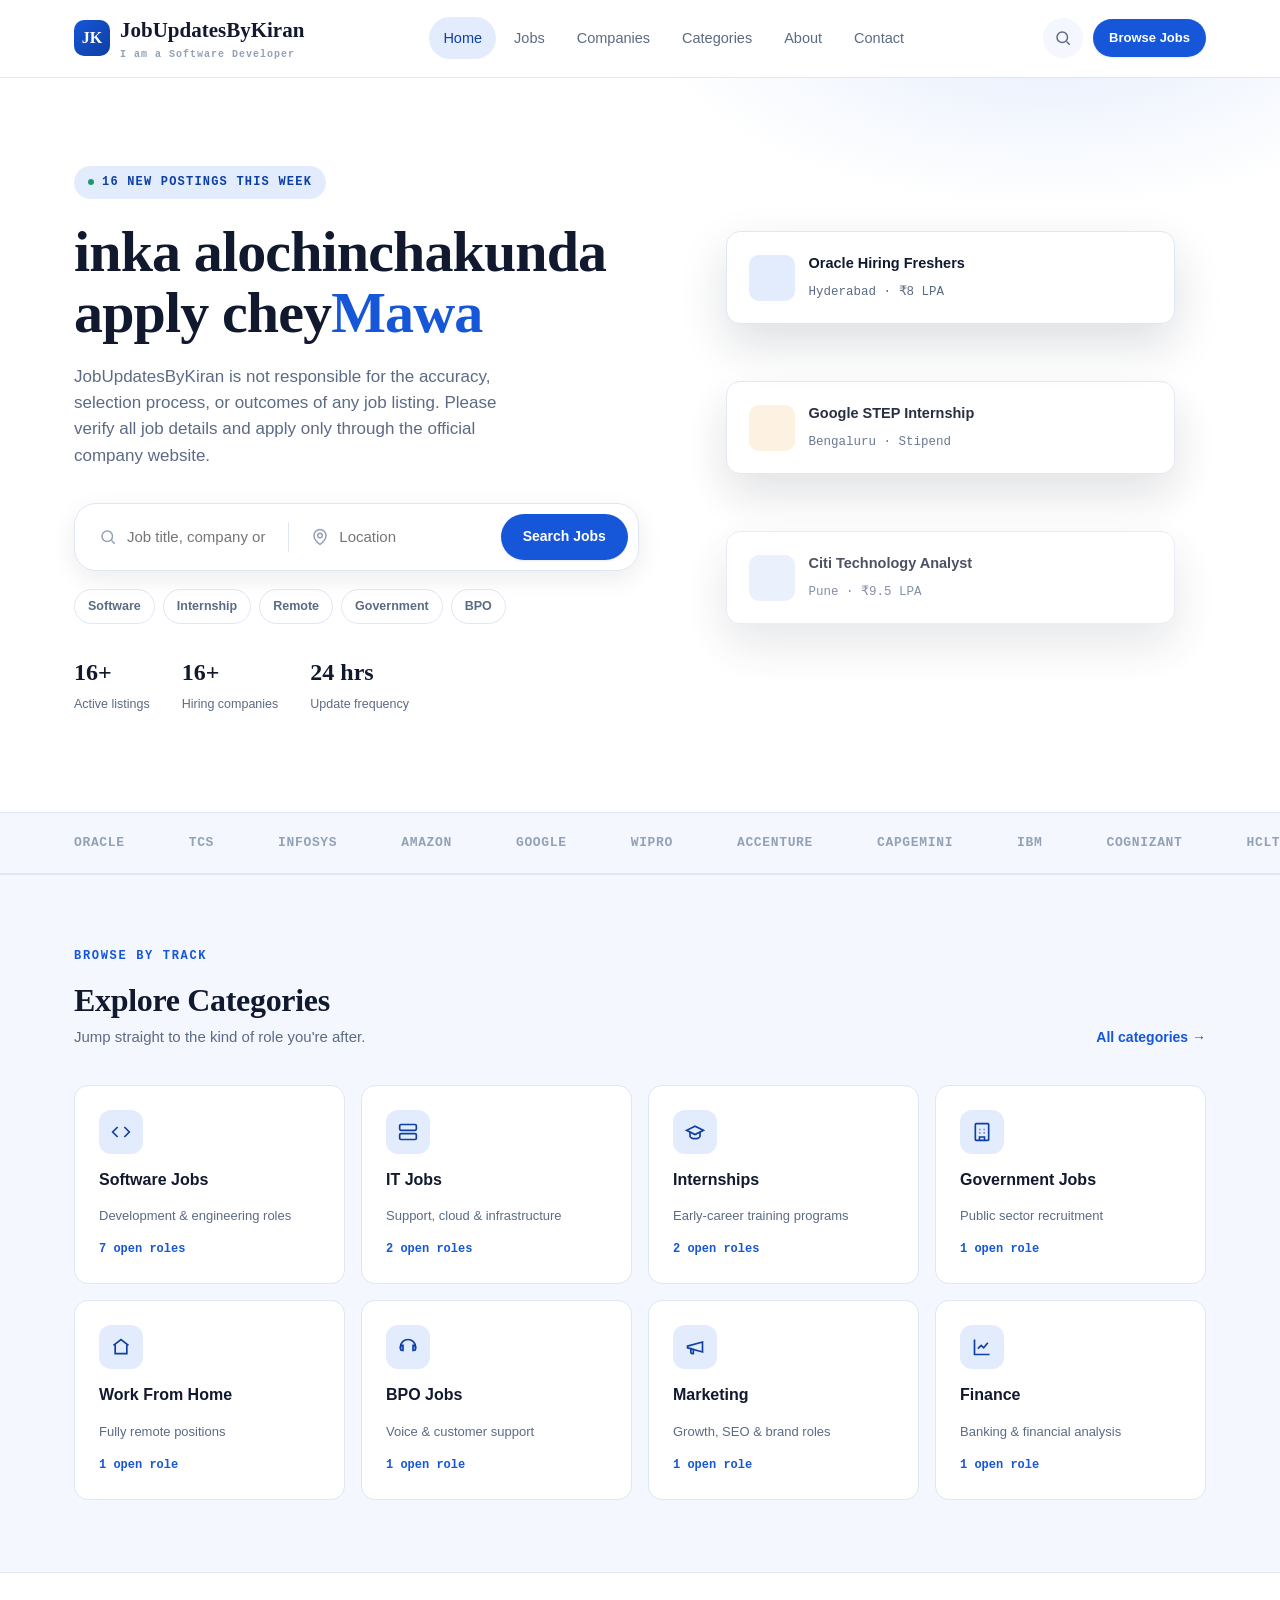
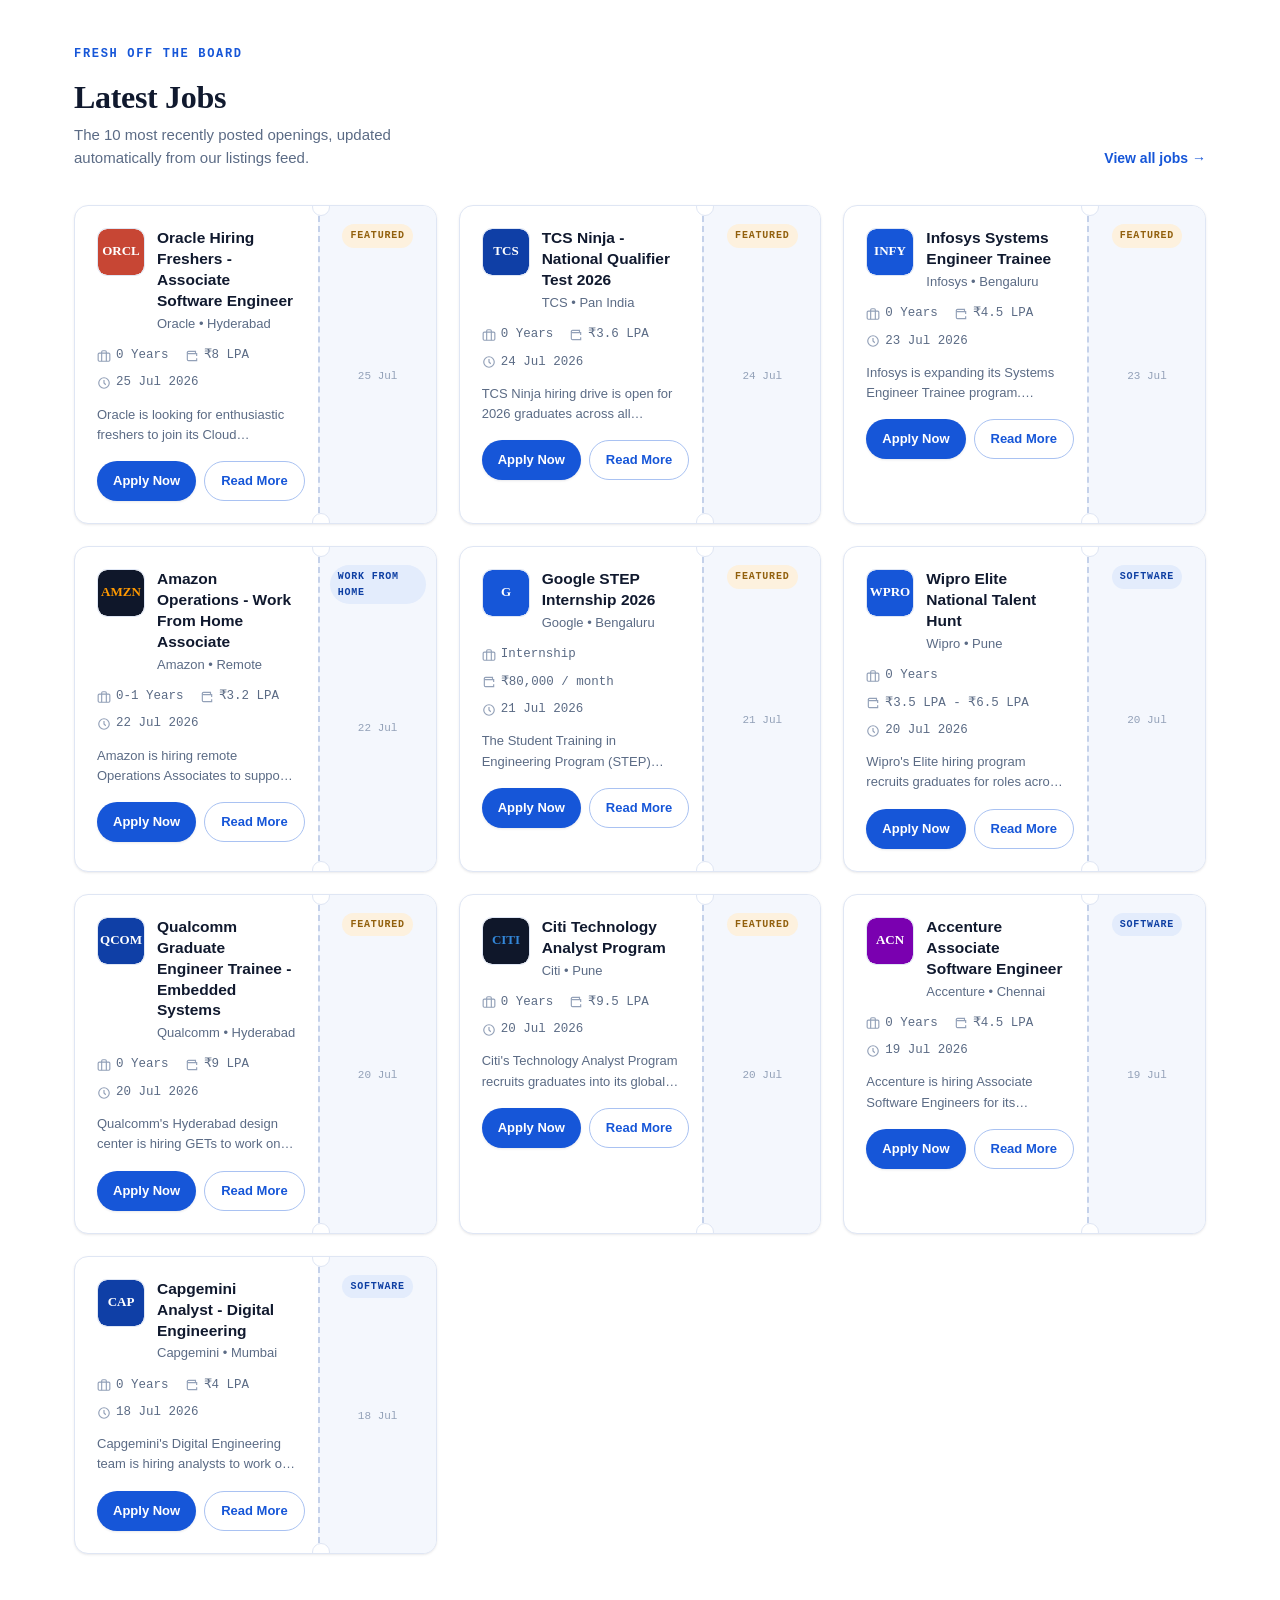
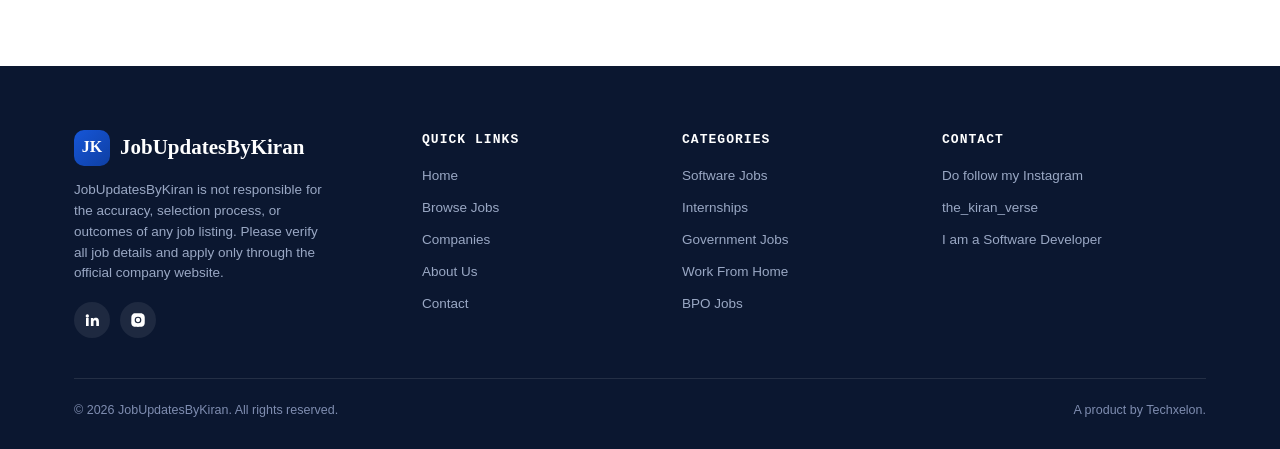
<file: index.html>
<!DOCTYPE html>
<html lang="en">
<head>
<meta charset="UTF-8">
<meta name="viewport" content="width=device-width, initial-scale=1.0">
<title>JobUpdatesByKiran — inka alochinchakunda apply chey mawa</title>
<meta name="description" content="JobLane is a modern job portal for freshers and professionals — software, IT, internships, government, remote and BPO roles updated daily.">
<link rel="stylesheet" href="css/style.css">
<link rel="stylesheet" href="css/responsive.css">
</head>
<body data-page="home">

<div id="site-header-slot"></div>

<!-- ============ HERO ============ -->
<section class="hero">
  <div class="container hero-grid">
    <div>
      <span class="hero-eyebrow"><span class="dot"></span> 16 new postings this week</span>
      <h1>inka alochinchakunda apply chey<em>Mawa</em></h1>
      <p class="hero-sub">JobUpdatesByKiran is not responsible for the accuracy, selection process, or outcomes of any job listing. Please verify all job details and apply only through the official company website.</p>

      <form class="search-panel" id="hero-search-form">
        <div class="search-field">
          <svg width="18" height="18" viewBox="0 0 24 24" fill="none" stroke="currentColor" stroke-width="2"><circle cx="11" cy="11" r="7"/><path d="m21 21-4.3-4.3"/></svg>
          <input type="text" id="hero-search-input" placeholder="Job title, company or skill">
        </div>
        <div class="search-divider"></div>
        <div class="search-field">
          <svg width="18" height="18" viewBox="0 0 24 24" fill="none" stroke="currentColor" stroke-width="2"><path d="M20 10c0 6-8 12-8 12s-8-6-8-12a8 8 0 0 1 16 0Z"/><circle cx="12" cy="10" r="3"/></svg>
          <input type="text" id="hero-search-location" placeholder="Location">
        </div>
        <button type="submit" class="btn btn-primary">Search Jobs</button>
      </form>

      <div class="hero-quick">
        <a class="chip" href="jobs.html?category=Software">Software</a>
        <a class="chip" href="jobs.html?category=Internship">Internship</a>
        <a class="chip" href="jobs.html?category=Work%20From%20Home">Remote</a>
        <a class="chip" href="jobs.html?category=Government">Government</a>
        <a class="chip" href="jobs.html?category=BPO">BPO</a>
      </div>

      <div class="hero-stats">
        <div><strong id="stat-total-jobs">—</strong><span>Active listings</span></div>
        <div><strong id="stat-companies">—</strong><span>Hiring companies</span></div>
        <div><strong>24 hrs</strong><span>Update frequency</span></div>
      </div>
    </div>

    <div class="hero-visual" aria-hidden="true">
      <div class="ticket-stack">
        <div class="mini-ticket t1">
          <div class="badge" style="background:#e3ecfc"></div>
          <div class="lines"><b>Oracle Hiring Freshers</b><span>Hyderabad · ₹8 LPA</span></div>
        </div>
        <div class="mini-ticket t2">
          <div class="badge" style="background:#fdf1de"></div>
          <div class="lines"><b>Google STEP Internship</b><span>Bengaluru · Stipend</span></div>
        </div>
        <div class="mini-ticket t3">
          <div class="badge" style="background:#e3ecfc"></div>
          <div class="lines"><b>Citi Technology Analyst</b><span>Pune · ₹9.5 LPA</span></div>
        </div>
      </div>
    </div>
  </div>
</section>

<!-- ============ MARQUEE ============ -->
<div class="marquee-wrap">
  <div class="container">
    <div class="marquee-track" id="marquee-track"></div>
  </div>
</div>



<!-- ============ CATEGORIES ============ -->
<section style="background:var(--bg-soft); border-top:1px solid var(--line); border-bottom:1px solid var(--line);">
  <div class="container">
    <div class="section-head reveal">
      <div>
        <span class="eyebrow">Browse by track</span>
        <h2>Explore Categories</h2>
        <p class="section-sub">Jump straight to the kind of role you're after.</p>
      </div>
      <a href="categories.html" class="link-more">All categories →</a>
    </div>
    <div class="cat-grid" id="home-category-grid"></div>
  </div>
</section>

<!-- ============ LATEST JOBS ============ -->
<section>
  <div class="container">
    <div class="section-head reveal">
      <div>
        <span class="eyebrow">Fresh off the board</span>
        <h2>Latest Jobs</h2>
        <p class="section-sub">The 10 most recently posted openings, updated automatically from our listings feed.</p>
      </div>
      <a href="jobs.html" class="link-more">View all jobs →</a>
    </div>
    <div class="job-grid" id="latest-jobs-grid">
      <div class="skeleton skeleton-card"></div>
      <div class="skeleton skeleton-card"></div>
      <div class="skeleton skeleton-card"></div>
    </div>
  </div>
</section>



<div id="site-footer-slot"></div>

<script src="js/jobs-fallback.js"></script>
<script src="js/partials.js"></script>
<script src="js/jobs.js"></script>
<script src="js/search.js"></script>
<script src="js/script.js"></script>
</body>
</html>
</file>
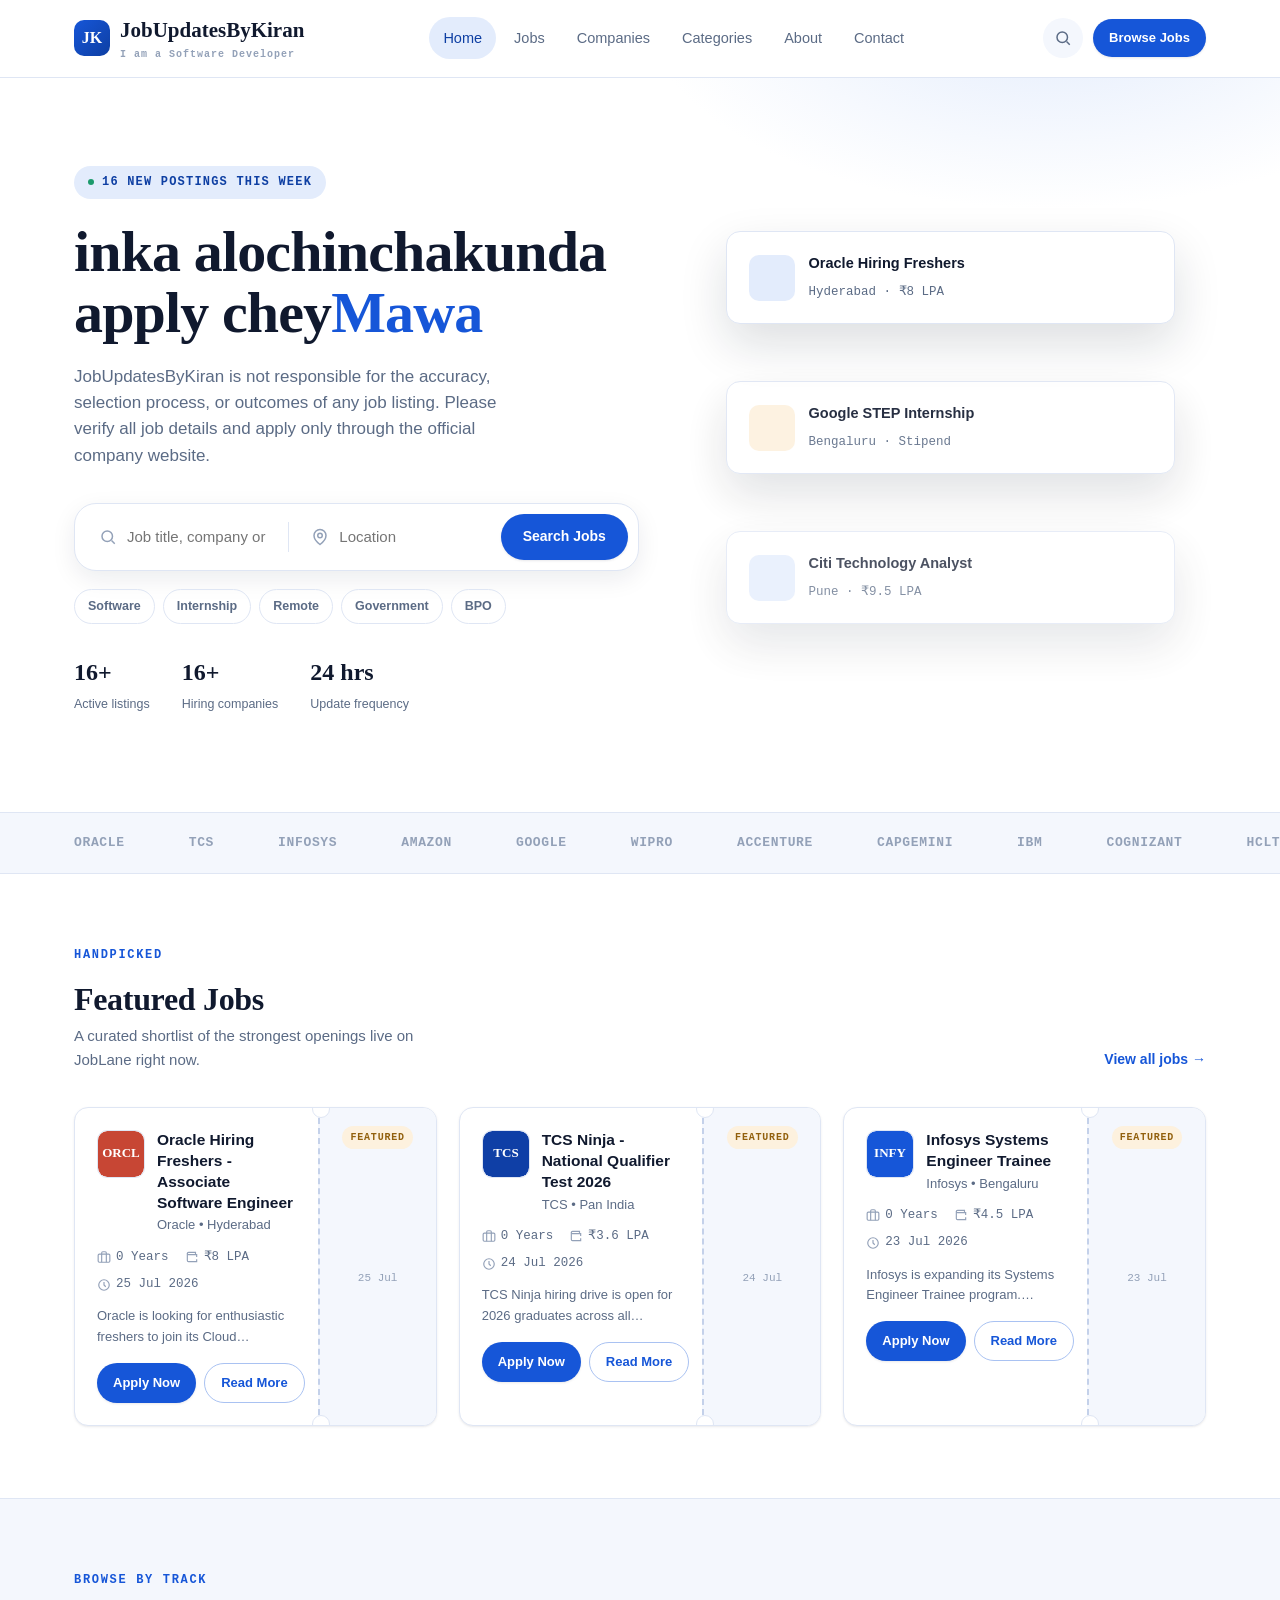
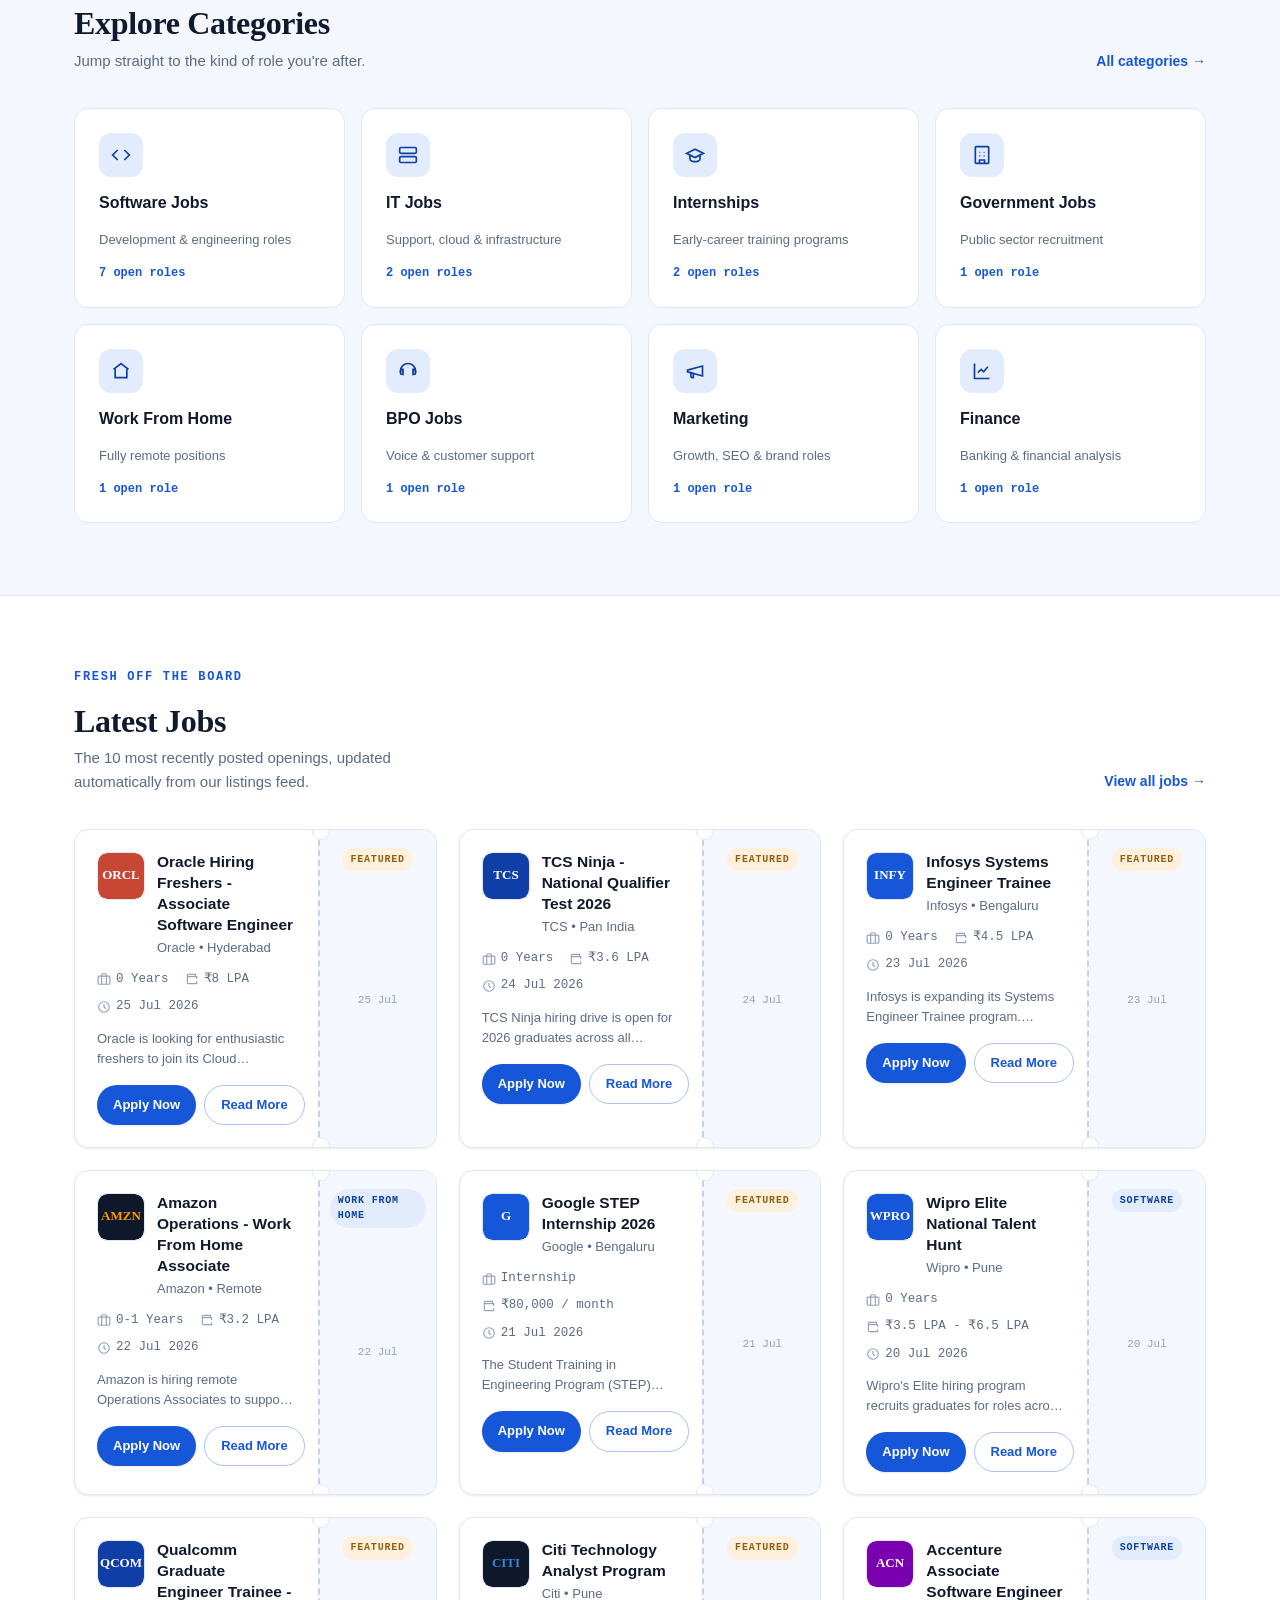
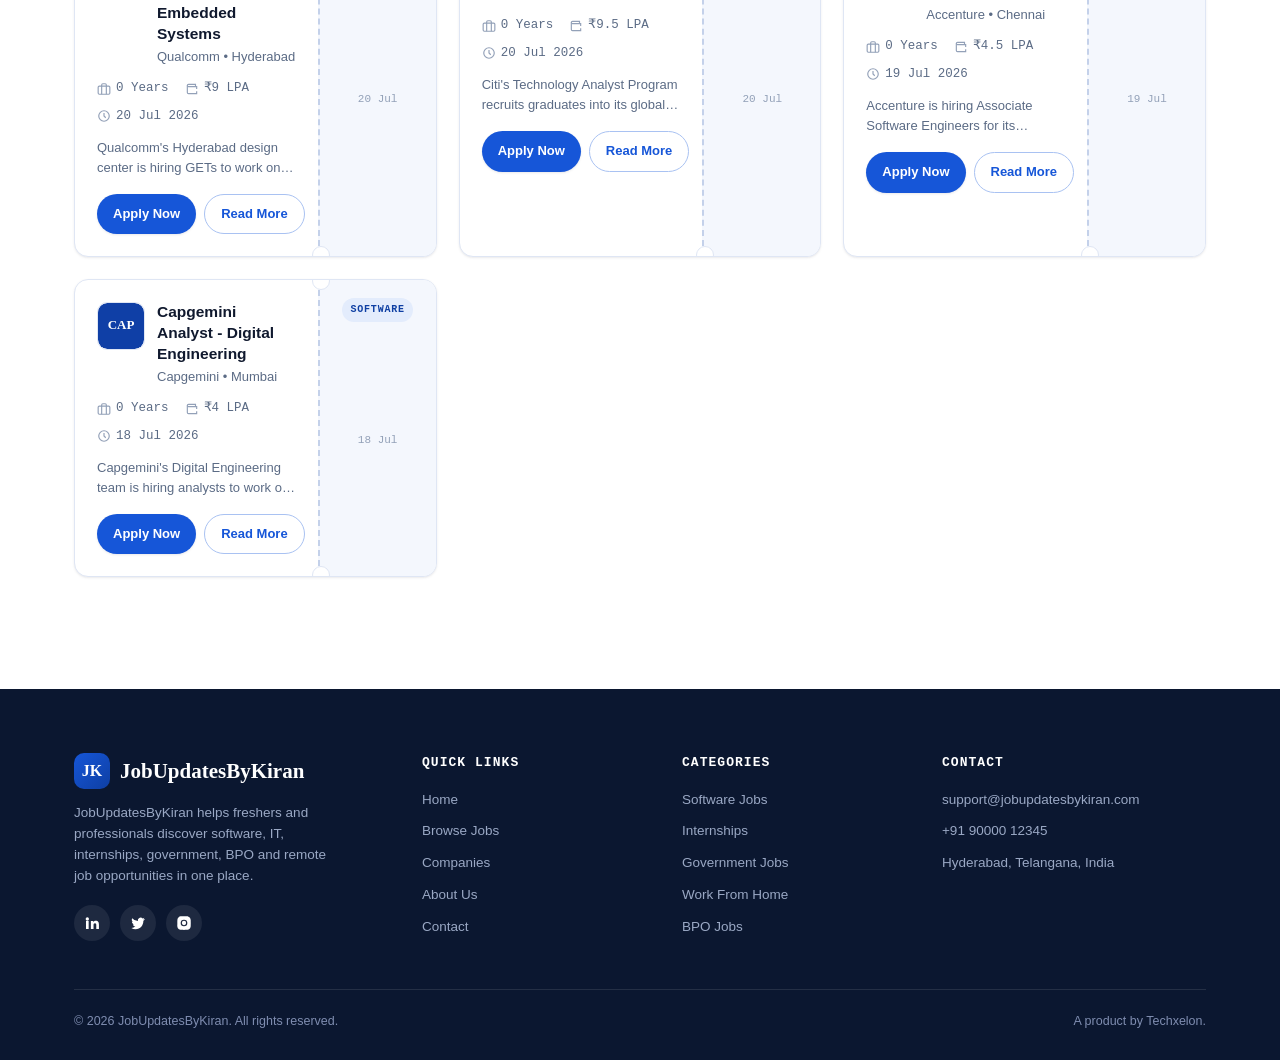
<file: job-portal/index.html>
<!DOCTYPE html>
<html lang="en">
<head>
<meta charset="UTF-8">
<meta name="viewport" content="width=device-width, initial-scale=1.0">
<title>JobUpdatesByKiran — inka alochinchakunda apply chey mawa</title>
<meta name="description" content="JobLane is a modern job portal for freshers and professionals — software, IT, internships, government, remote and BPO roles updated daily.">
<link rel="stylesheet" href="css/style.css">
<link rel="stylesheet" href="css/responsive.css">
</head>
<body data-page="home">

<div id="site-header-slot"></div>

<!-- ============ HERO ============ -->
<section class="hero">
  <div class="container hero-grid">
    <div>
      <span class="hero-eyebrow"><span class="dot"></span> 16 new postings this week</span>
      <h1>inka alochinchakunda apply chey<em>Mawa</em></h1>
      <p class="hero-sub">JobUpdatesByKiran is not responsible for the accuracy, selection process, or outcomes of any job listing. Please verify all job details and apply only through the official company website.</p>

      <form class="search-panel" id="hero-search-form">
        <div class="search-field">
          <svg width="18" height="18" viewBox="0 0 24 24" fill="none" stroke="currentColor" stroke-width="2"><circle cx="11" cy="11" r="7"/><path d="m21 21-4.3-4.3"/></svg>
          <input type="text" id="hero-search-input" placeholder="Job title, company or skill">
        </div>
        <div class="search-divider"></div>
        <div class="search-field">
          <svg width="18" height="18" viewBox="0 0 24 24" fill="none" stroke="currentColor" stroke-width="2"><path d="M20 10c0 6-8 12-8 12s-8-6-8-12a8 8 0 0 1 16 0Z"/><circle cx="12" cy="10" r="3"/></svg>
          <input type="text" id="hero-search-location" placeholder="Location">
        </div>
        <button type="submit" class="btn btn-primary">Search Jobs</button>
      </form>

      <div class="hero-quick">
        <a class="chip" href="jobs.html?category=Software">Software</a>
        <a class="chip" href="jobs.html?category=Internship">Internship</a>
        <a class="chip" href="jobs.html?category=Work%20From%20Home">Remote</a>
        <a class="chip" href="jobs.html?category=Government">Government</a>
        <a class="chip" href="jobs.html?category=BPO">BPO</a>
      </div>

      <div class="hero-stats">
        <div><strong id="stat-total-jobs">—</strong><span>Active listings</span></div>
        <div><strong id="stat-companies">—</strong><span>Hiring companies</span></div>
        <div><strong>24 hrs</strong><span>Update frequency</span></div>
      </div>
    </div>

    <div class="hero-visual" aria-hidden="true">
      <div class="ticket-stack">
        <div class="mini-ticket t1">
          <div class="badge" style="background:#e3ecfc"></div>
          <div class="lines"><b>Oracle Hiring Freshers</b><span>Hyderabad · ₹8 LPA</span></div>
        </div>
        <div class="mini-ticket t2">
          <div class="badge" style="background:#fdf1de"></div>
          <div class="lines"><b>Google STEP Internship</b><span>Bengaluru · Stipend</span></div>
        </div>
        <div class="mini-ticket t3">
          <div class="badge" style="background:#e3ecfc"></div>
          <div class="lines"><b>Citi Technology Analyst</b><span>Pune · ₹9.5 LPA</span></div>
        </div>
      </div>
    </div>
  </div>
</section>

<!-- ============ MARQUEE ============ -->
<div class="marquee-wrap">
  <div class="container">
    <div class="marquee-track" id="marquee-track"></div>
  </div>
</div>

<!-- ============ FEATURED JOBS ============ -->
<section>
  <div class="container">
    <div class="section-head reveal">
      <div>
        <span class="eyebrow">Handpicked</span>
        <h2>Featured Jobs</h2>
        <p class="section-sub">A curated shortlist of the strongest openings live on JobLane right now.</p>
      </div>
      <a href="jobs.html" class="link-more">View all jobs →</a>
    </div>
    <div class="job-grid" id="featured-jobs-grid">
      <div class="skeleton skeleton-card"></div>
      <div class="skeleton skeleton-card"></div>
      <div class="skeleton skeleton-card"></div>
    </div>
  </div>
</section>

<!-- ============ CATEGORIES ============ -->
<section style="background:var(--bg-soft); border-top:1px solid var(--line); border-bottom:1px solid var(--line);">
  <div class="container">
    <div class="section-head reveal">
      <div>
        <span class="eyebrow">Browse by track</span>
        <h2>Explore Categories</h2>
        <p class="section-sub">Jump straight to the kind of role you're after.</p>
      </div>
      <a href="categories.html" class="link-more">All categories →</a>
    </div>
    <div class="cat-grid" id="home-category-grid"></div>
  </div>
</section>

<!-- ============ LATEST JOBS ============ -->
<section>
  <div class="container">
    <div class="section-head reveal">
      <div>
        <span class="eyebrow">Fresh off the board</span>
        <h2>Latest Jobs</h2>
        <p class="section-sub">The 10 most recently posted openings, updated automatically from our listings feed.</p>
      </div>
      <a href="jobs.html" class="link-more">View all jobs →</a>
    </div>
    <div class="job-grid" id="latest-jobs-grid">
      <div class="skeleton skeleton-card"></div>
      <div class="skeleton skeleton-card"></div>
      <div class="skeleton skeleton-card"></div>
    </div>
  </div>
</section>



<div id="site-footer-slot"></div>

<script src="js/jobs-fallback.js"></script>
<script src="js/partials.js"></script>
<script src="js/jobs.js"></script>
<script src="js/search.js"></script>
<script src="js/script.js"></script>
</body>
</html>
</file>
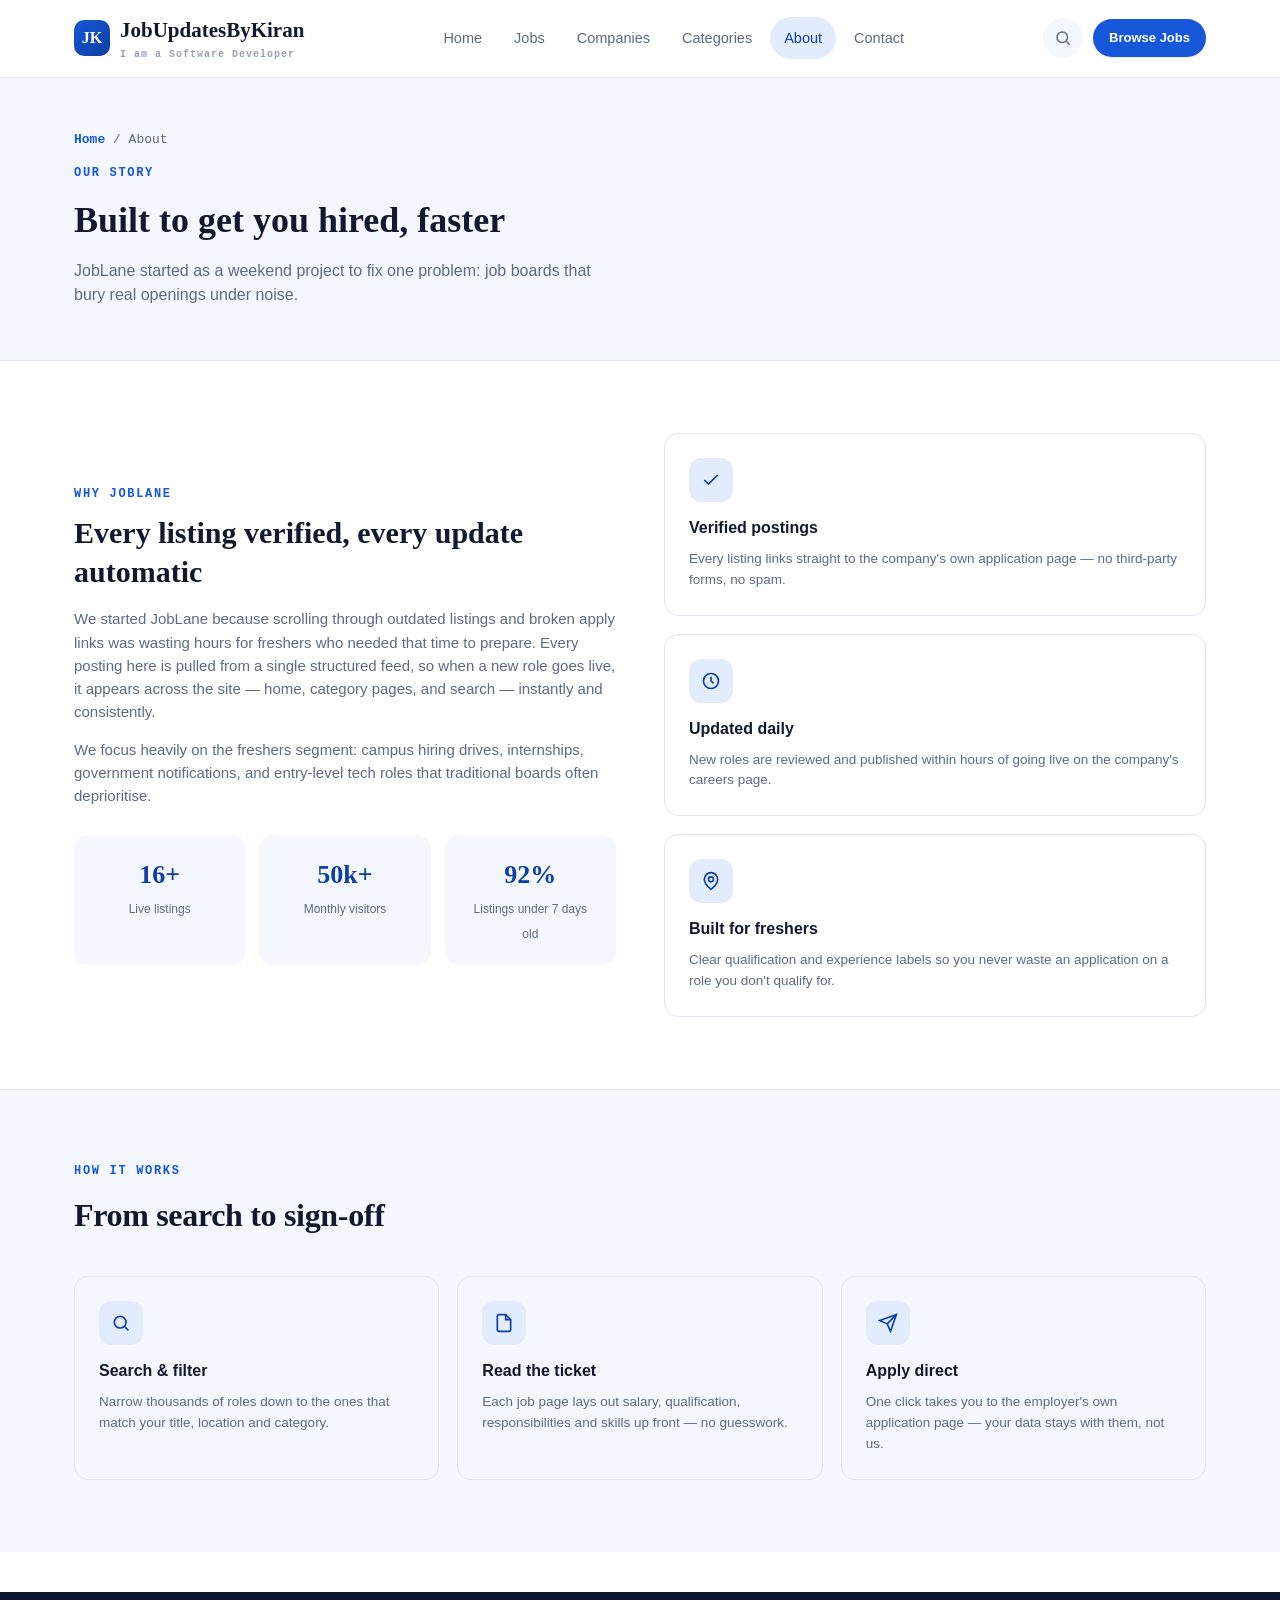
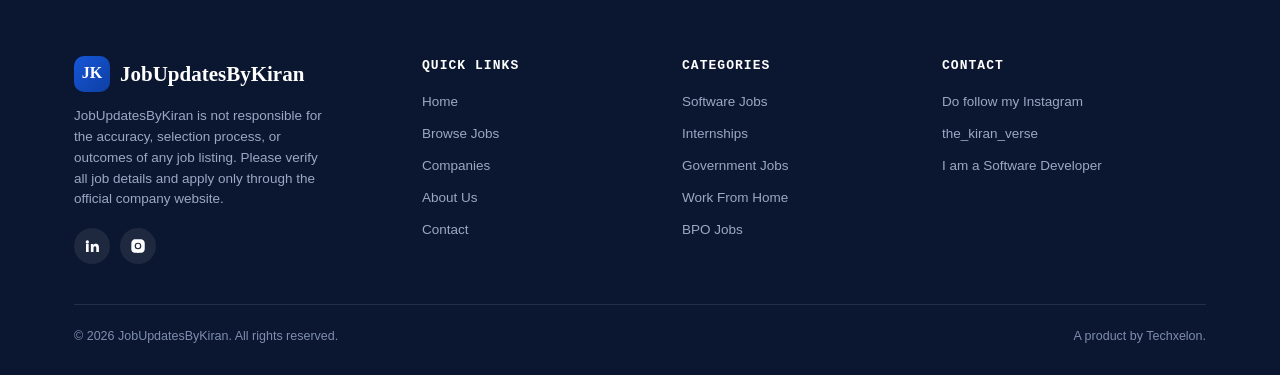
<file: about.html>
<!DOCTYPE html>
<html lang="en">
<head>
<meta charset="UTF-8">
<meta name="viewport" content="width=device-width, initial-scale=1.0">
<title>About Us | JobUpdatesByKiran</title>
<meta name="description" content="Accelerate Your job search">
<link rel="stylesheet" href="css/style.css">
<link rel="stylesheet" href="css/responsive.css">
</head>
<body data-page="about">

<div id="site-header-slot"></div>

<div class="page-band">
  <div class="container">
    <div class="breadcrumb"><a href="index.html">Home</a> / About</div>
    <span class="eyebrow">Our story</span>
    <h1>Built to get you hired, faster</h1>
    <p>JobLane started as a weekend project to fix one problem: job boards that bury real openings under noise.</p>
  </div>
</div>

<section>
  <div class="container split">
    <div>
      <span class="eyebrow">Why JobLane</span>
      <h2 style="font-family:var(--font-display); font-size:30px; margin-bottom:16px; line-height:1.3;">Every listing verified, every update automatic</h2>
      <p style="color:var(--ink-soft); font-size:15px;">We started JobLane because scrolling through outdated listings and broken apply links was wasting hours for freshers who needed that time to prepare. Every posting here is pulled from a single structured feed, so when a new role goes live, it appears across the site — home, category pages, and search — instantly and consistently.</p>
      <p style="color:var(--ink-soft); font-size:15px; margin-top:14px;">We focus heavily on the freshers segment: campus hiring drives, internships, government notifications, and entry-level tech roles that traditional boards often deprioritise.</p>

      <div class="stat-tiles">
        <div class="stat-tile"><strong id="about-stat-jobs">16+</strong><span>Live listings</span></div>
        <div class="stat-tile"><strong>50k+</strong><span>Monthly visitors</span></div>
        <div class="stat-tile"><strong>92%</strong><span>Listings under 7 days old</span></div>
      </div>
    </div>

    <div>
      <div class="value-grid" style="grid-template-columns:1fr; margin-top:0;">
        <div class="value-card">
          <div class="cat-icon">
            <svg width="20" height="20" viewBox="0 0 24 24" fill="none" stroke="currentColor" stroke-width="2"><path d="M20 6 9 17l-5-5"/></svg>
          </div>
          <h3>Verified postings</h3>
          <p>Every listing links straight to the company's own application page — no third-party forms, no spam.</p>
        </div>
        <div class="value-card">
          <div class="cat-icon">
            <svg width="20" height="20" viewBox="0 0 24 24" fill="none" stroke="currentColor" stroke-width="2"><circle cx="12" cy="12" r="9"/><path d="M12 7v5l3 3"/></svg>
          </div>
          <h3>Updated daily</h3>
          <p>New roles are reviewed and published within hours of going live on the company's careers page.</p>
        </div>
        <div class="value-card">
          <div class="cat-icon">
            <svg width="20" height="20" viewBox="0 0 24 24" fill="none" stroke="currentColor" stroke-width="2"><path d="M20 10c0 6-8 12-8 12s-8-6-8-12a8 8 0 0 1 16 0Z"/><circle cx="12" cy="10" r="3"/></svg>
          </div>
          <h3>Built for freshers</h3>
          <p>Clear qualification and experience labels so you never waste an application on a role you don't qualify for.</p>
        </div>
      </div>
    </div>
  </div>
</section>

<section style="background:var(--bg-soft); border-top:1px solid var(--line);">
  <div class="container">
    <div class="section-head">
      <div>
        <span class="eyebrow">How it works</span>
        <h2>From search to sign-off</h2>
      </div>
    </div>
    <div class="value-grid">
      <div class="value-card">
        <div class="cat-icon"><svg width="20" height="20" viewBox="0 0 24 24" fill="none" stroke="currentColor" stroke-width="2"><circle cx="11" cy="11" r="7"/><path d="m21 21-4.3-4.3"/></svg></div>
        <h3>Search & filter</h3>
        <p>Narrow thousands of roles down to the ones that match your title, location and category.</p>
      </div>
      <div class="value-card">
        <div class="cat-icon"><svg width="20" height="20" viewBox="0 0 24 24" fill="none" stroke="currentColor" stroke-width="2"><path d="M14 2H6a2 2 0 0 0-2 2v16a2 2 0 0 0 2 2h12a2 2 0 0 0 2-2V8Z"/><path d="M14 2v6h6"/></svg></div>
        <h3>Read the ticket</h3>
        <p>Each job page lays out salary, qualification, responsibilities and skills up front — no guesswork.</p>
      </div>
      <div class="value-card">
        <div class="cat-icon"><svg width="20" height="20" viewBox="0 0 24 24" fill="none" stroke="currentColor" stroke-width="2"><path d="M22 2 11 13"/><path d="M22 2 15 22l-4-9-9-4Z"/></svg></div>
        <h3>Apply direct</h3>
        <p>One click takes you to the employer's own application page — your data stays with them, not us.</p>
      </div>
    </div>
  </div>
</section>

<div id="site-footer-slot"></div>

<script src="js/jobs-fallback.js"></script>
<script src="js/partials.js"></script>
<script src="js/jobs.js"></script>
<script src="js/search.js"></script>
<script src="js/script.js"></script>
</body>
</html>
</file>
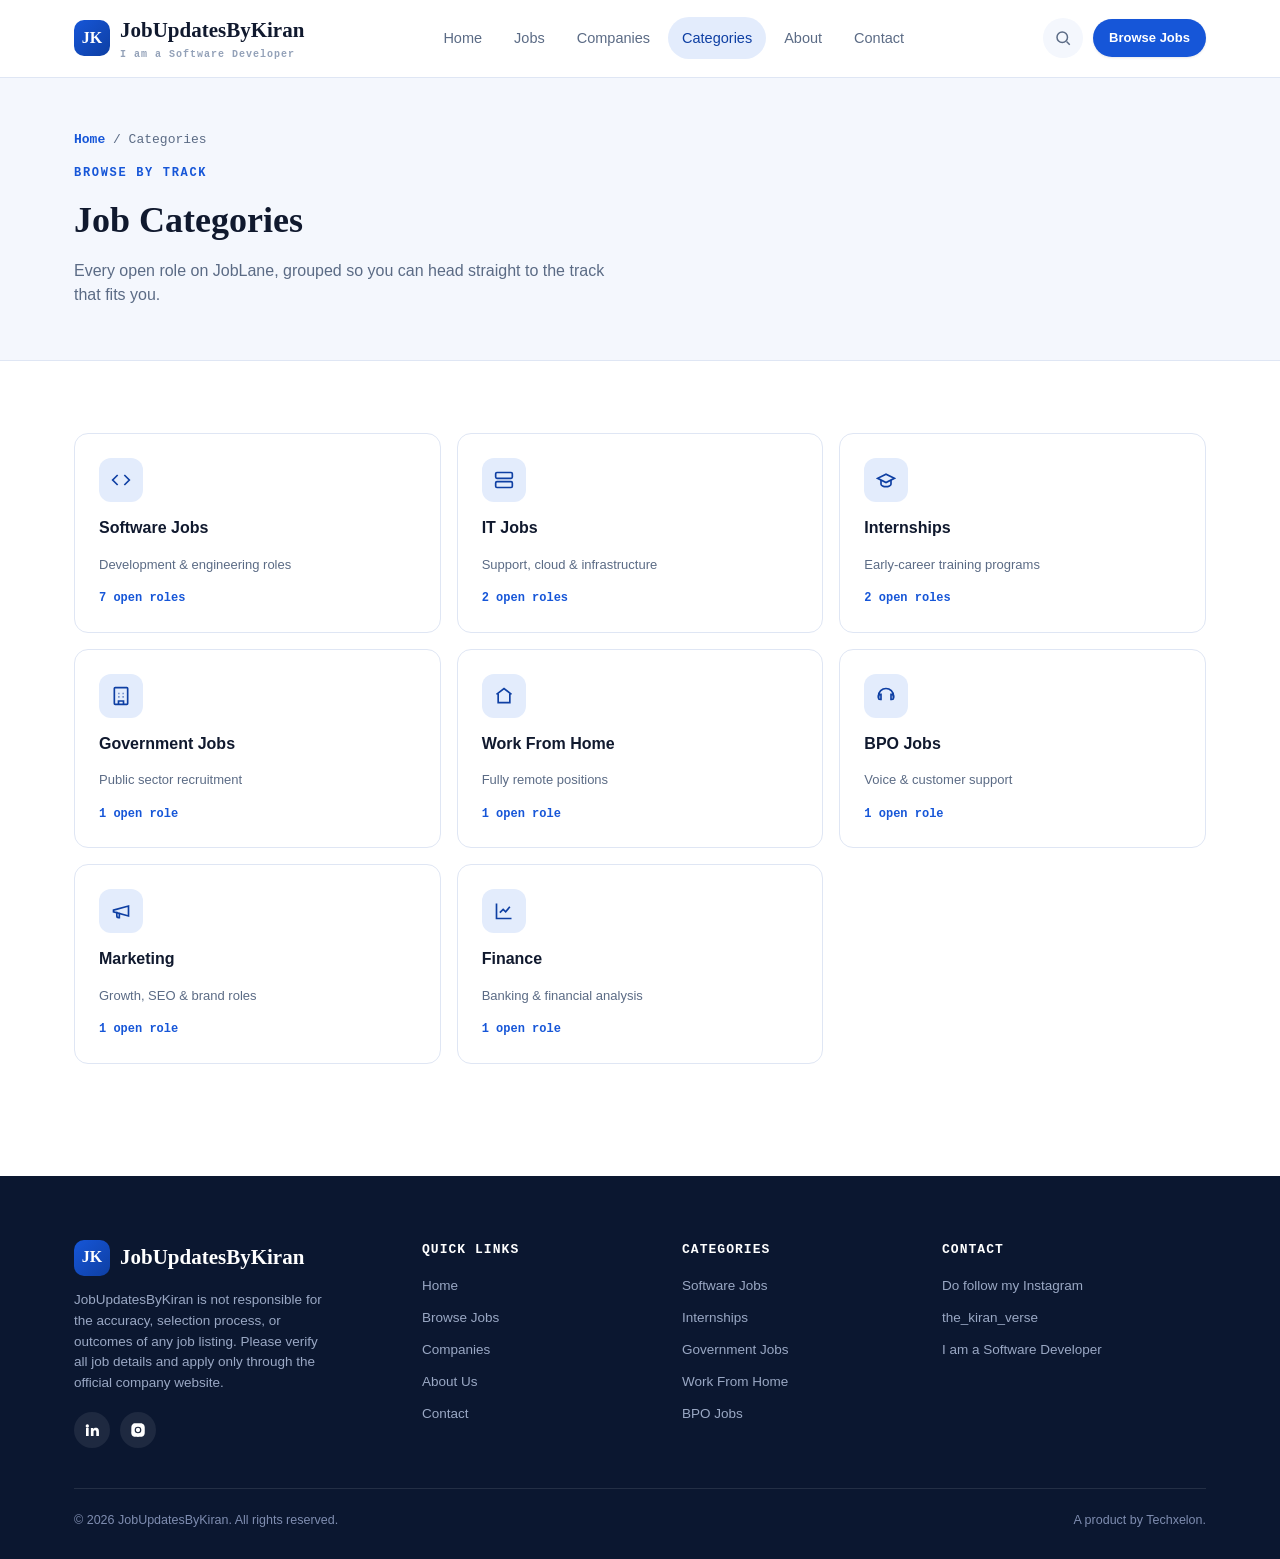
<file: categories.html>
<!DOCTYPE html>
<html lang="en">
<head>
<meta charset="UTF-8">
<meta name="viewport" content="width=device-width, initial-scale=1.0">
<title>Job Categories | JobLane</title>
<meta name="description" content="Browse jobs by category — IT, Software, Internship, Government, Work From Home and BPO.">
<link rel="stylesheet" href="css/style.css">
<link rel="stylesheet" href="css/responsive.css">
</head>
<body data-page="categories">

<div id="site-header-slot"></div>

<div class="page-band">
  <div class="container">
    <div class="breadcrumb"><a href="index.html">Home</a> / Categories</div>
    <span class="eyebrow">Browse by track</span>
    <h1>Job Categories</h1>
    <p>Every open role on JobLane, grouped so you can head straight to the track that fits you.</p>
  </div>
</div>

<section>
  <div class="container">
    <div class="cat-grid cols-3" id="categories-full-grid">
      <div class="skeleton" style="height:150px;"></div>
      <div class="skeleton" style="height:150px;"></div>
      <div class="skeleton" style="height:150px;"></div>
    </div>
  </div>
</section>

<div id="site-footer-slot"></div>

<script src="js/jobs-fallback.js"></script>
<script src="js/partials.js"></script>
<script src="js/jobs.js"></script>
<script src="js/search.js"></script>
<script src="js/script.js"></script>
</body>
</html>
</file>
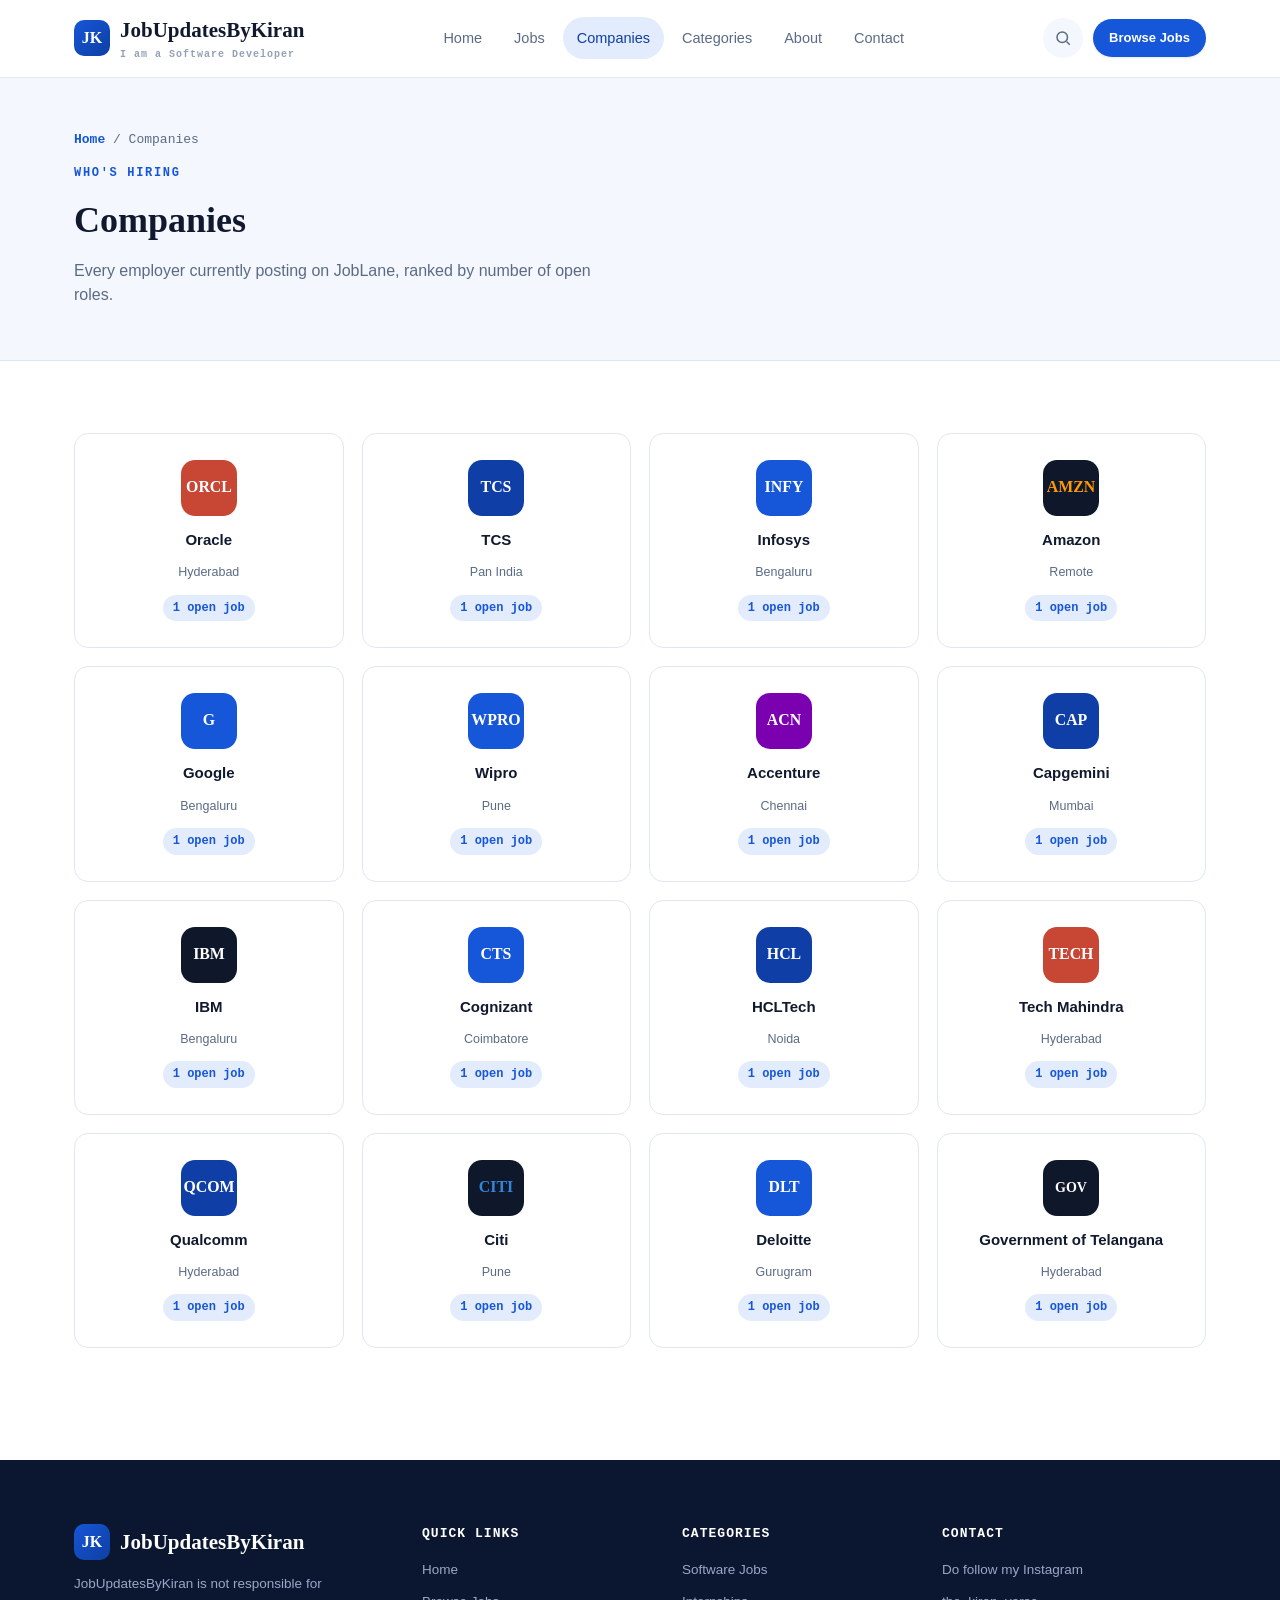
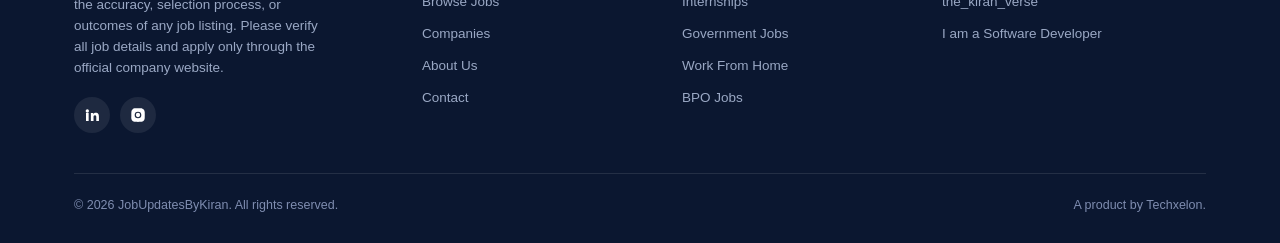
<file: companies.html>
<!DOCTYPE html>
<html lang="en">
<head>
<meta charset="UTF-8">
<meta name="viewport" content="width=device-width, initial-scale=1.0">
<title>Companies Hiring | JobLane</title>
<meta name="description" content="See every company currently hiring on JobLane and how many open roles each one has.">
<link rel="stylesheet" href="css/style.css">
<link rel="stylesheet" href="css/responsive.css">
</head>
<body data-page="companies">

<div id="site-header-slot"></div>

<div class="page-band">
  <div class="container">
    <div class="breadcrumb"><a href="index.html">Home</a> / Companies</div>
    <span class="eyebrow">Who's hiring</span>
    <h1>Companies</h1>
    <p>Every employer currently posting on JobLane, ranked by number of open roles.</p>
  </div>
</div>

<section>
  <div class="container">
    <div class="company-grid" id="companies-full-grid">
      <div class="skeleton" style="height:170px;"></div>
      <div class="skeleton" style="height:170px;"></div>
      <div class="skeleton" style="height:170px;"></div>
      <div class="skeleton" style="height:170px;"></div>
    </div>
  </div>
</section>

<div id="site-footer-slot"></div>

<script src="js/jobs-fallback.js"></script>
<script src="js/partials.js"></script>
<script src="js/jobs.js"></script>
<script src="js/search.js"></script>
<script src="js/script.js"></script>
</body>
</html>
</file>
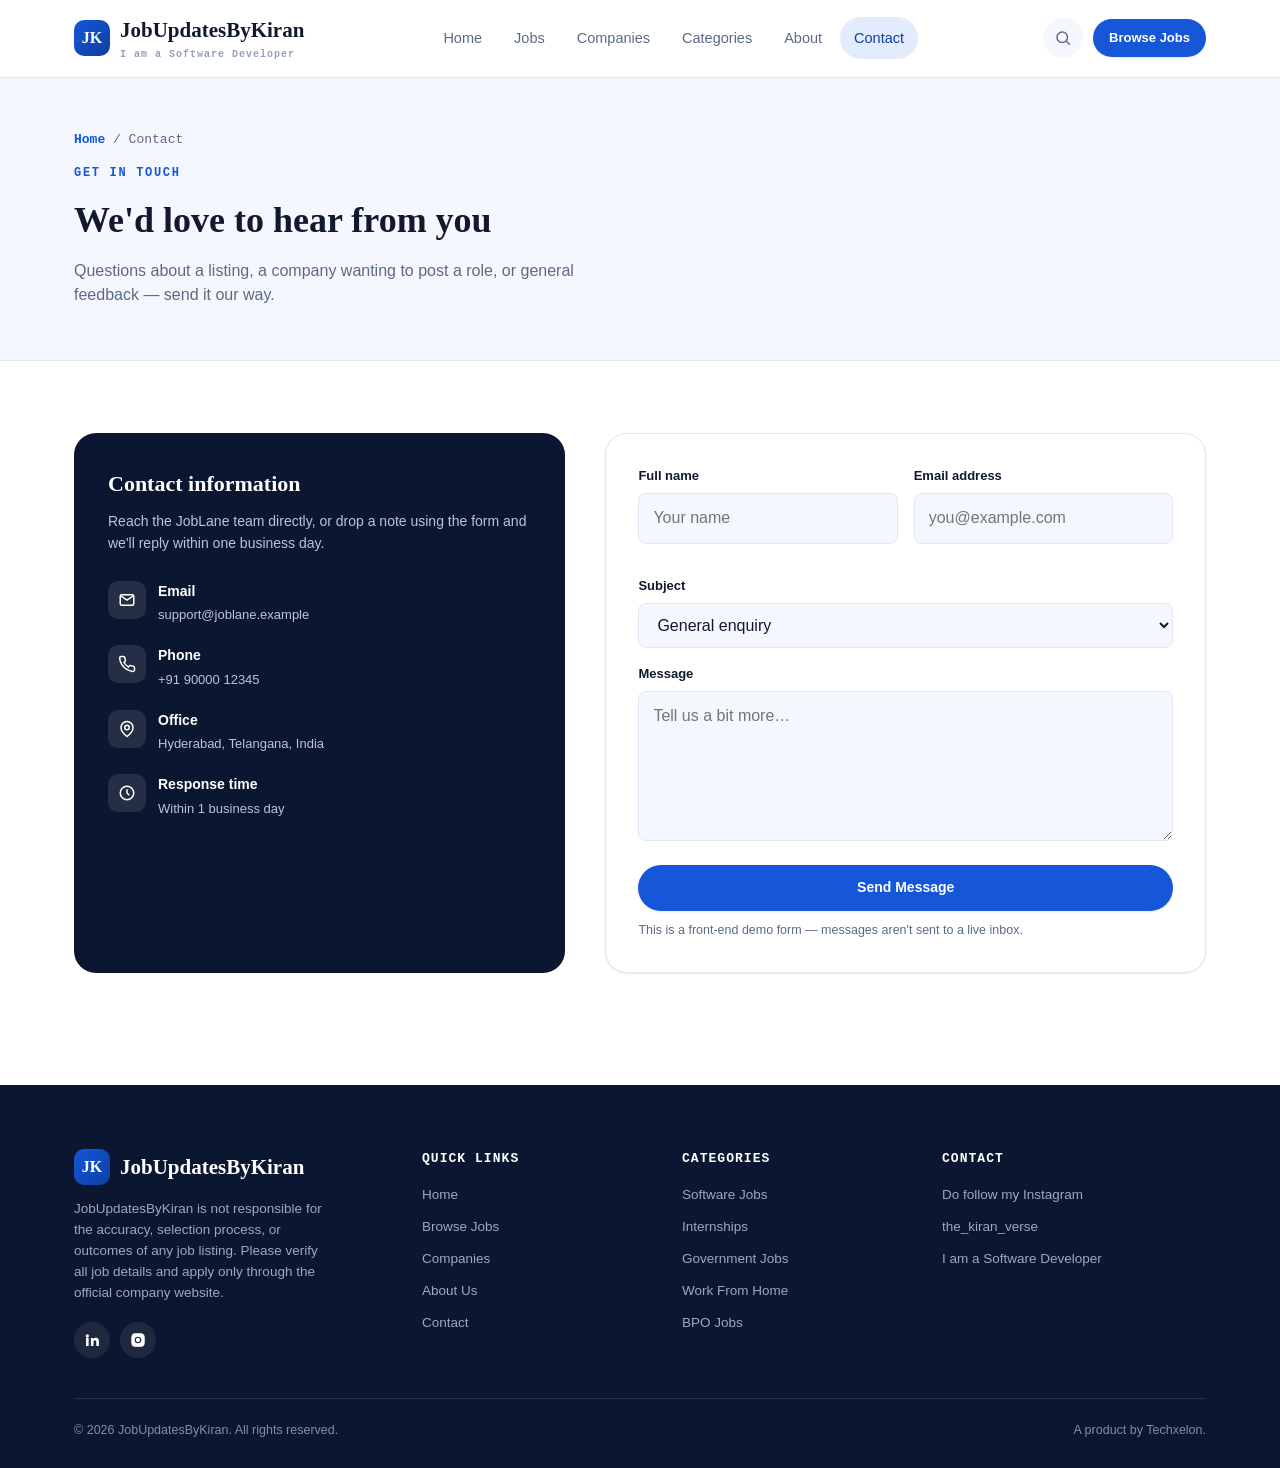
<file: contact.html>
<!DOCTYPE html>
<html lang="en">
<head>
<meta charset="UTF-8">
<meta name="viewport" content="width=device-width, initial-scale=1.0">
<title>Contact Us | JobLane</title>
<meta name="description" content="Get in touch with the JobLane team — questions, listing requests, or partnership enquiries.">
<link rel="stylesheet" href="css/style.css">
<link rel="stylesheet" href="css/responsive.css">
</head>
<body data-page="contact">

<div id="site-header-slot"></div>

<div class="page-band">
  <div class="container">
    <div class="breadcrumb"><a href="index.html">Home</a> / Contact</div>
    <span class="eyebrow">Get in touch</span>
    <h1>We'd love to hear from you</h1>
    <p>Questions about a listing, a company wanting to post a role, or general feedback — send it our way.</p>
  </div>
</div>

<section>
  <div class="container contact-grid">

    <div class="contact-info-card">
      <h3>Contact information</h3>
      <p>Reach the JobLane team directly, or drop a note using the form and we'll reply within one business day.</p>

      <div class="contact-row">
        <div class="ic"><svg width="18" height="18" viewBox="0 0 24 24" fill="none" stroke="#fff" stroke-width="2"><path d="M4 4h16v16H4z" opacity="0"/><path d="m3 6 9 6 9-6"/><rect x="3" y="5" width="18" height="14" rx="2"/></svg></div>
        <div><b>Email</b><span>support@joblane.example</span></div>
      </div>
      <div class="contact-row">
        <div class="ic"><svg width="18" height="18" viewBox="0 0 24 24" fill="none" stroke="#fff" stroke-width="2"><path d="M22 16.9v3a2 2 0 0 1-2.2 2 19.8 19.8 0 0 1-8.6-3 19.5 19.5 0 0 1-6-6 19.8 19.8 0 0 1-3-8.7A2 2 0 0 1 4.1 2h3a2 2 0 0 1 2 1.7c.1 1 .3 2 .7 3a2 2 0 0 1-.5 2.1L8 10a16 16 0 0 0 6 6l1.2-1.3a2 2 0 0 1 2.1-.5c1 .4 2 .6 3 .7a2 2 0 0 1 1.7 2Z"/></svg></div>
        <div><b>Phone</b><span>+91 90000 12345</span></div>
      </div>
      <div class="contact-row">
        <div class="ic"><svg width="18" height="18" viewBox="0 0 24 24" fill="none" stroke="#fff" stroke-width="2"><path d="M20 10c0 6-8 12-8 12s-8-6-8-12a8 8 0 0 1 16 0Z"/><circle cx="12" cy="10" r="3"/></svg></div>
        <div><b>Office</b><span>Hyderabad, Telangana, India</span></div>
      </div>
      <div class="contact-row">
        <div class="ic"><svg width="18" height="18" viewBox="0 0 24 24" fill="none" stroke="#fff" stroke-width="2"><circle cx="12" cy="12" r="9"/><path d="M12 7v5l3 3"/></svg></div>
        <div><b>Response time</b><span>Within 1 business day</span></div>
      </div>
    </div>

    <div class="form-card">
      <div class="form-success" id="contact-success">Thanks — your message has been received. We'll get back to you shortly.</div>
      <form id="contact-form">
        <div class="form-row">
          <div class="field">
            <label for="cf-name">Full name</label>
            <input type="text" id="cf-name" required placeholder="Your name">
          </div>
          <div class="field">
            <label for="cf-email">Email address</label>
            <input type="email" id="cf-email" required placeholder="you@example.com">
          </div>
        </div>
        <div class="field">
          <label for="cf-subject">Subject</label>
          <select id="cf-subject">
            <option>General enquiry</option>
            <option>Report an issue with a listing</option>
            <option>I want to post a job</option>
            <option>Partnership / press</option>
          </select>
        </div>
        <div class="field">
          <label for="cf-message">Message</label>
          <textarea id="cf-message" rows="5" required placeholder="Tell us a bit more…"></textarea>
        </div>
        <button type="submit" class="btn btn-primary btn-block">Send Message</button>
        <p class="form-note">This is a front-end demo form — messages aren't sent to a live inbox.</p>
      </form>
    </div>

  </div>
</section>

<div id="site-footer-slot"></div>

<script src="js/jobs-fallback.js"></script>
<script src="js/partials.js"></script>
<script src="js/jobs.js"></script>
<script src="js/search.js"></script>
<script src="js/script.js"></script>
</body>
</html>
</file>
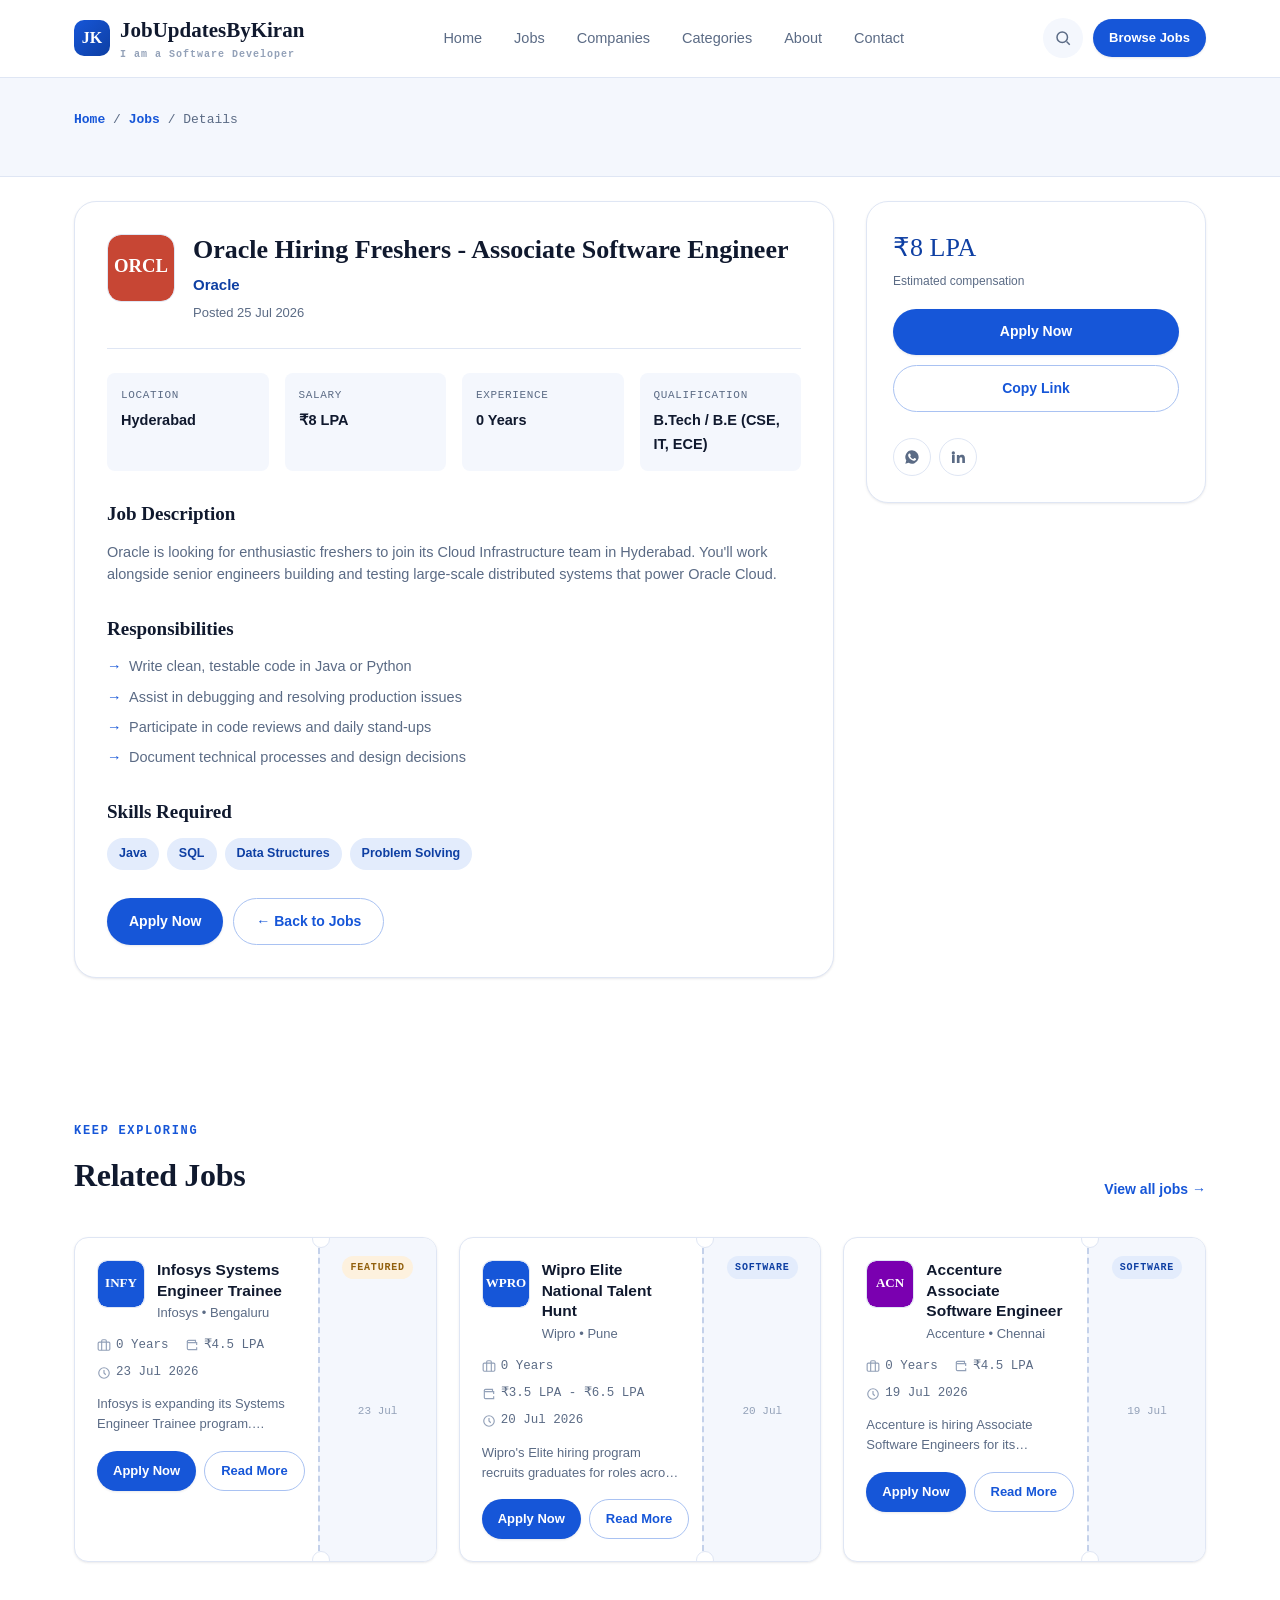
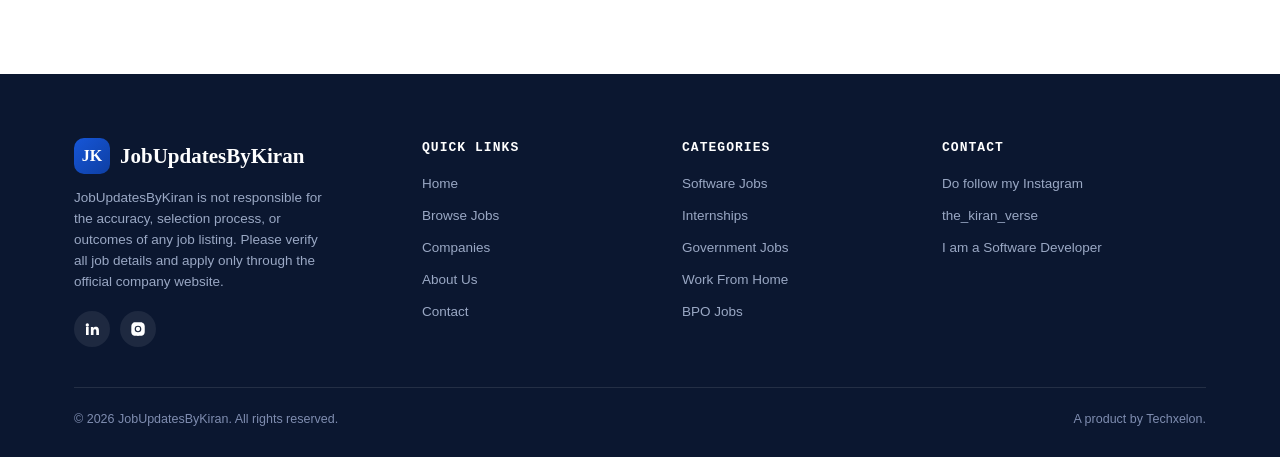
<file: job-details.html>
<!DOCTYPE html>
<html lang="en">
<head>
<meta charset="UTF-8">
<meta name="viewport" content="width=device-width, initial-scale=1.0">
<title>Job Details | JobLane</title>
<link rel="stylesheet" href="css/style.css">
<link rel="stylesheet" href="css/responsive.css">
</head>
<body data-page="job-details">

<div id="site-header-slot"></div>

<div class="page-band" style="padding:32px 0;">
  <div class="container">
    <div class="breadcrumb"><a href="index.html">Home</a> / <a href="jobs.html">Jobs</a> / Details</div>
  </div>
</div>

<section style="padding-top:24px;" id="job-details-root">
  <div class="container details-grid">

    <div class="details-card">
      <div class="details-header">
        <img id="dd-logo" src="" alt="">
        <div>
          <h1 id="dd-title"></h1>
          <span class="company-name" id="dd-company"></span>
          <div style="font-size:13px; color:var(--ink-soft); margin-top:6px;" id="dd-posted"></div>
        </div>
      </div>

      <div class="details-facts">
        <div class="fact"><span>Location</span><b id="dd-location"></b></div>
        <div class="fact"><span>Salary</span><b id="dd-salary"></b></div>
        <div class="fact"><span>Experience</span><b id="dd-experience"></b></div>
        <div class="fact"><span>Qualification</span><b id="dd-qualification"></b></div>
      </div>

      <h2 class="block-title">Job Description</h2>
      <p id="dd-description"></p>

      <h2 class="block-title">Responsibilities</h2>
      <ul class="tick-list" id="dd-responsibilities"></ul>

      <h2 class="block-title">Skills Required</h2>
      <div class="skill-tags" id="dd-skills"></div>

      <div style="margin-top:28px; display:flex; gap:10px; flex-wrap:wrap;">
        <a href="#" id="dd-apply" target="_blank" rel="noopener" class="btn btn-primary">Apply Now</a>
        <a href="jobs.html" class="btn btn-outline">← Back to Jobs</a>
      </div>
    </div>

    <aside class="apply-card">
      <div class="salary-big" id="dd-salary-big"></div>
      <div class="salary-label">Estimated compensation</div>
      <a href="#" id="dd-apply-sidebar" target="_blank" rel="noopener" class="btn btn-primary btn-block">Apply Now</a>
      <button class="btn btn-outline btn-block" id="share-copy" type="button">Copy Link</button>

      <div class="share-row">
        <a class="share-btn" id="share-whatsapp" href="#" target="_blank" rel="noopener" aria-label="Share on WhatsApp">
          <svg width="16" height="16" viewBox="0 0 24 24" fill="currentColor"><path d="M12 2a10 10 0 0 0-8.6 15.1L2 22l5-1.3A10 10 0 1 0 12 2Zm5.8 14.2c-.2.7-1.4 1.3-2 1.4-.5.1-1.1.1-1.8-.1-.4-.1-1-.3-1.6-.6-2.9-1.2-4.8-4.1-4.9-4.3-.1-.2-1.2-1.6-1.2-3s.7-2.1 1-2.4c.3-.3.6-.4.8-.4h.6c.2 0 .4 0 .6.5.2.5.7 1.8.8 1.9.1.2.1.3 0 .5-.1.2-.1.3-.3.5-.1.2-.3.4-.4.5-.1.1-.3.3-.1.6.2.3.8 1.3 1.7 2.1 1.2 1 2.2 1.4 2.5 1.5.3.1.5.1.7-.1.2-.2.7-.8.9-1.1.2-.3.4-.2.6-.1.2.1 1.5.7 1.8.8.3.1.5.2.5.3.1.2.1.6-.1 1.3Z"/></svg>
        </a>
        <a class="share-btn" id="share-linkedin" href="#" target="_blank" rel="noopener" aria-label="Share on LinkedIn">
          <svg width="16" height="16" viewBox="0 0 24 24" fill="currentColor"><path d="M4.98 3.5a2.5 2.5 0 1 1 0 5 2.5 2.5 0 0 1 0-5ZM3 9h4v12H3V9Zm7 0h3.8v1.7h.05c.53-1 1.83-2.05 3.77-2.05 4.03 0 4.78 2.65 4.78 6.1V21h-4v-5.7c0-1.36-.03-3.1-1.9-3.1-1.9 0-2.2 1.48-2.2 3v5.8h-4V9Z"/></svg>
        </a>
      </div>
    </aside>
  </div>
</section>

<section>
  <div class="container">
    <div class="section-head reveal">
      <div>
        <span class="eyebrow">Keep exploring</span>
        <h2>Related Jobs</h2>
      </div>
      <a href="jobs.html" class="link-more">View all jobs →</a>
    </div>
    <div class="job-grid" id="related-jobs-grid"></div>
  </div>
</section>

<div id="site-footer-slot"></div>

<script src="js/jobs-fallback.js"></script>
<script src="js/partials.js"></script>
<script src="js/jobs.js"></script>
<script src="js/search.js"></script>
<script src="js/script.js"></script>
</body>
</html>
</file>
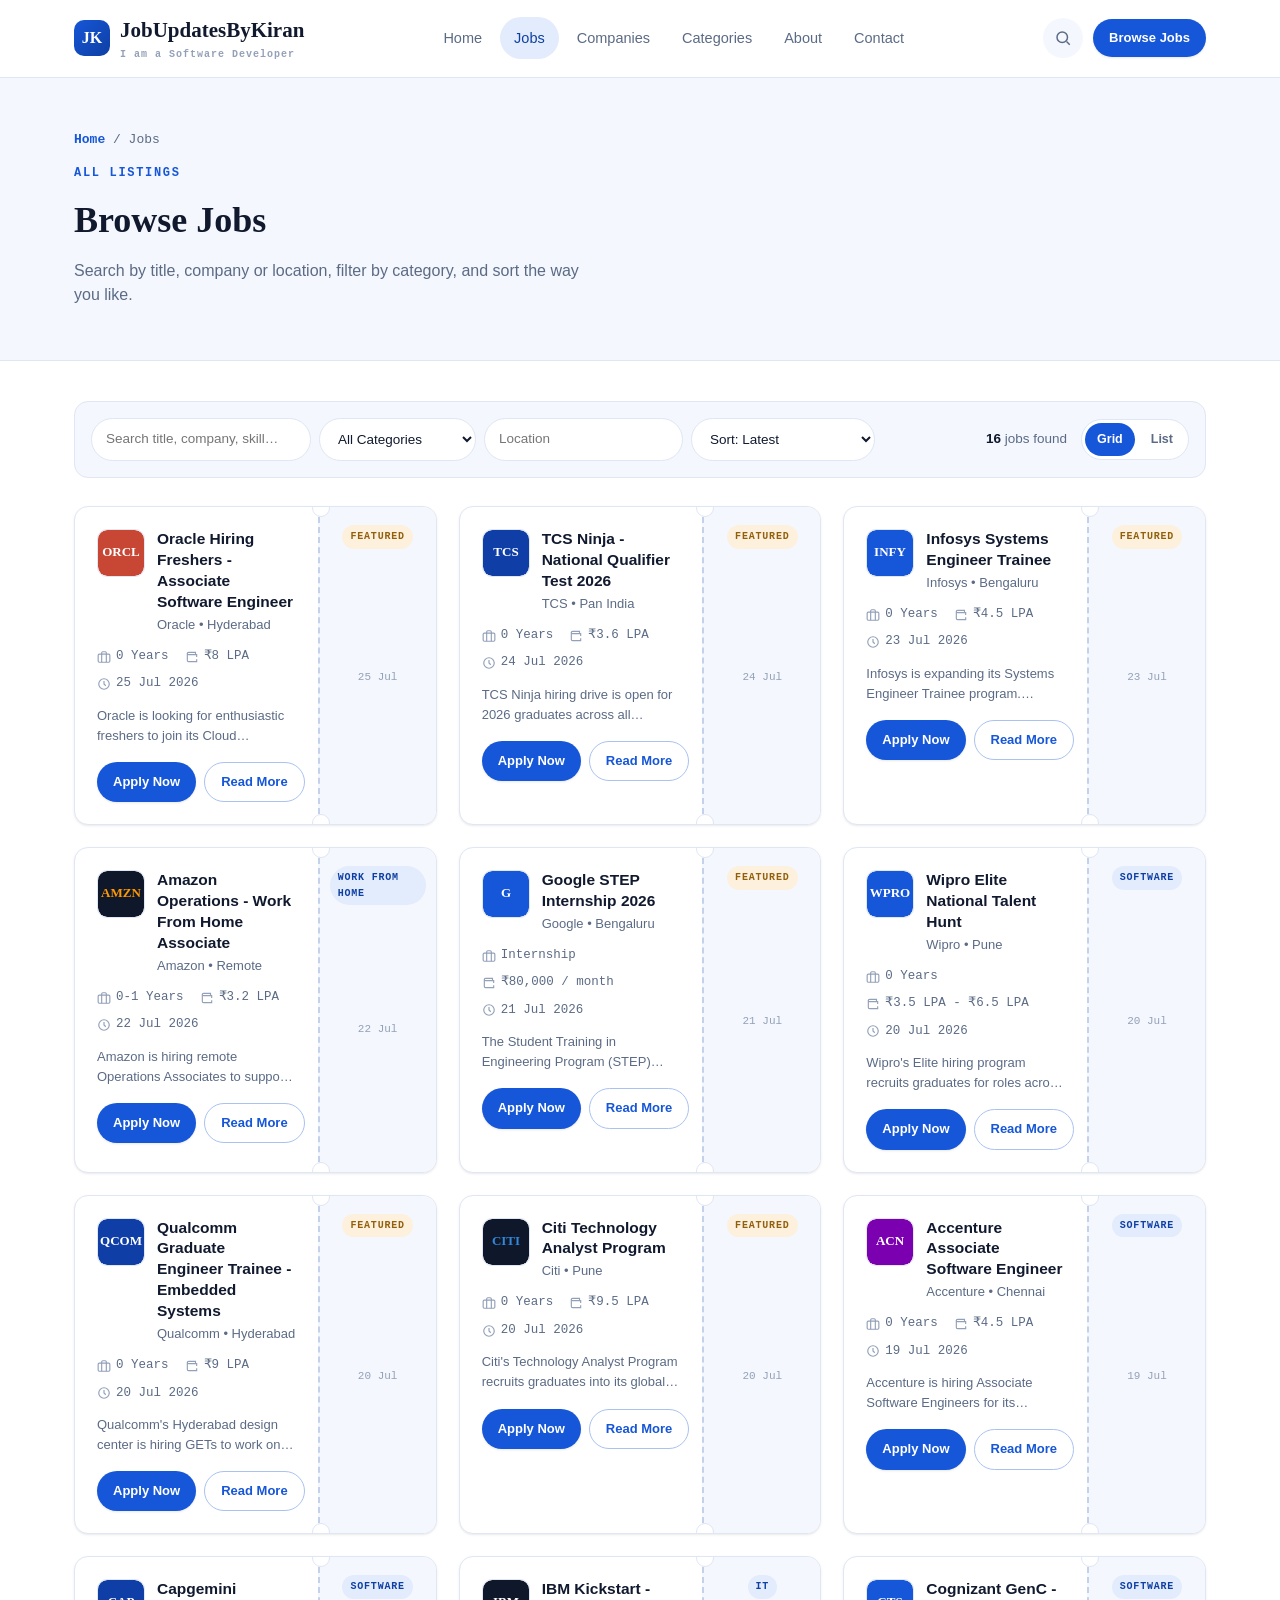
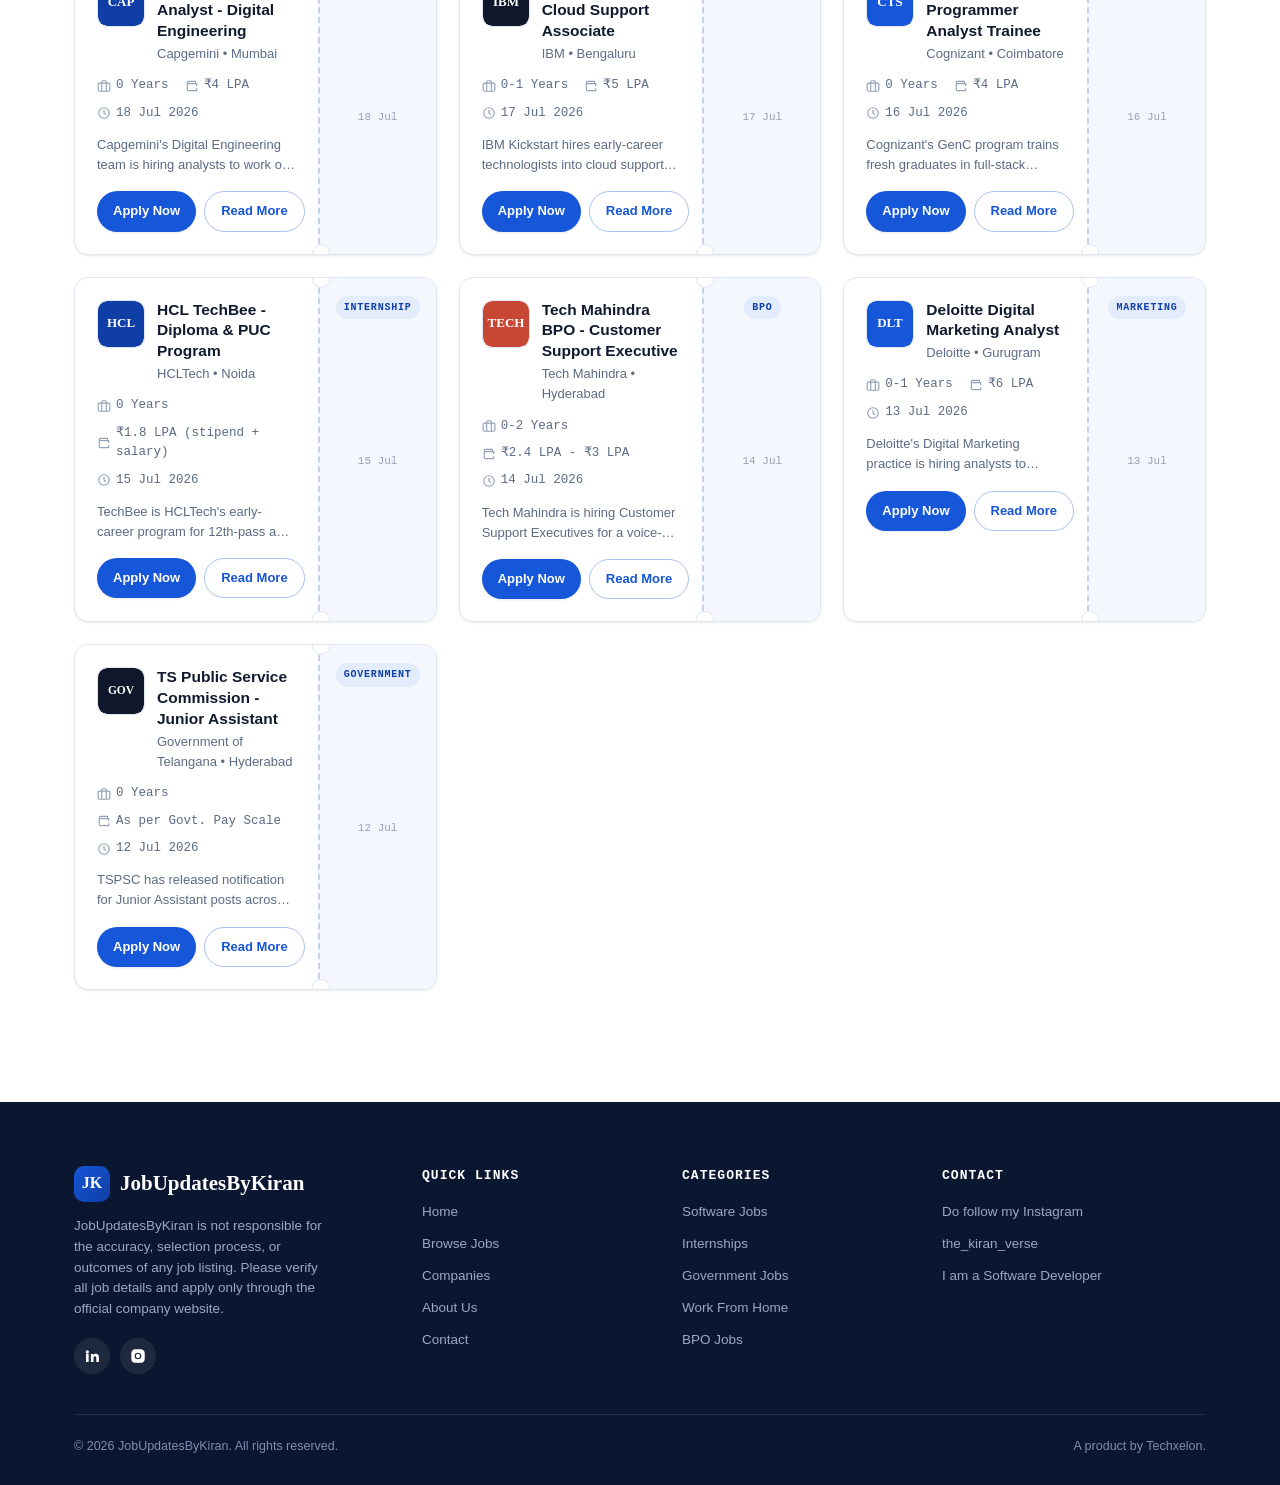
<file: jobs.html>
<!DOCTYPE html>
<html lang="en">
<head>
<meta charset="UTF-8">
<meta name="viewport" content="width=device-width, initial-scale=1.0">
<title>Browse All Jobs | JobLane</title>
<meta name="description" content="Search and filter every open role on JobLane by title, company, location and category.">
<link rel="stylesheet" href="css/style.css">
<link rel="stylesheet" href="css/responsive.css">
</head>
<body data-page="jobs">

<div id="site-header-slot"></div>

<div class="page-band">
  <div class="container">
    <div class="breadcrumb"><a href="index.html">Home</a> / Jobs</div>
    <span class="eyebrow">All listings</span>
    <h1>Browse Jobs</h1>
    <p>Search by title, company or location, filter by category, and sort the way you like.</p>
  </div>
</div>

<section style="padding-top:40px;">
  <div class="container">

    <div class="filter-bar">
      <div class="filter-group">
        <input type="text" id="jobs-search-input" class="filter-select" placeholder="Search title, company, skill…" style="min-width:220px;">
        <select id="jobs-category-select" class="filter-select"></select>
        <input type="text" id="jobs-location-input" class="filter-select" placeholder="Location" style="min-width:140px;">
        <select id="jobs-sort-select" class="filter-select">
          <option value="latest">Sort: Latest</option>
          <option value="oldest">Sort: Oldest</option>
          <option value="salary">Sort: Salary (high-low)</option>
          <option value="az">Sort: Title (A-Z)</option>
        </select>
      </div>
      <div style="display:flex; align-items:center; gap:14px;">
        <span class="result-count" id="jobs-result-count"><b>0</b> jobs found</span>
        <div class="view-toggle">
          <button data-view="grid" class="active" type="button">Grid</button>
          <button data-view="list" type="button">List</button>
        </div>
      </div>
    </div>

    <div class="job-grid" id="jobs-grid">
      <div class="skeleton skeleton-card"></div>
      <div class="skeleton skeleton-card"></div>
      <div class="skeleton skeleton-card"></div>
      <div class="skeleton skeleton-card"></div>
      <div class="skeleton skeleton-card"></div>
      <div class="skeleton skeleton-card"></div>
    </div>

  </div>
</section>

<div id="site-footer-slot"></div>

<script src="js/jobs-fallback.js"></script>
<script src="js/partials.js"></script>
<script src="js/jobs.js"></script>
<script src="js/search.js"></script>
<script src="js/script.js"></script>
</body>
</html>
</file>
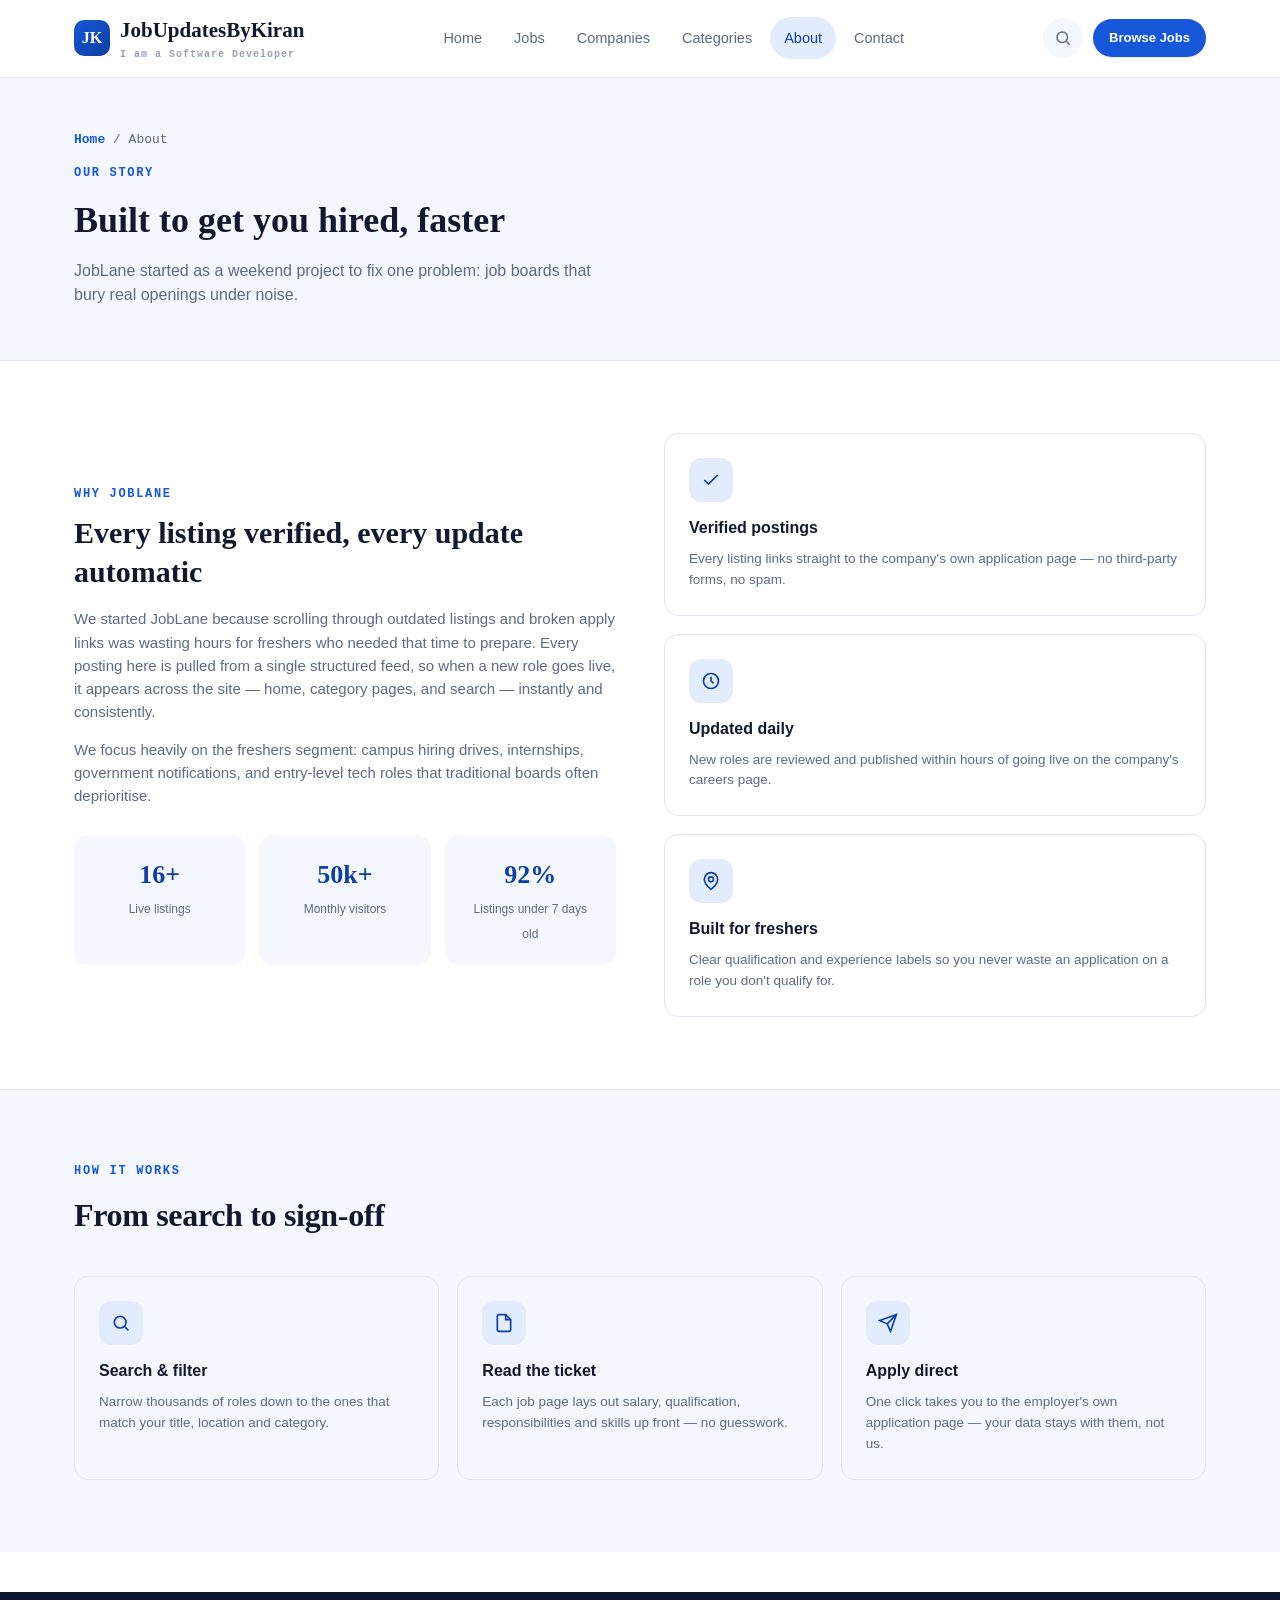
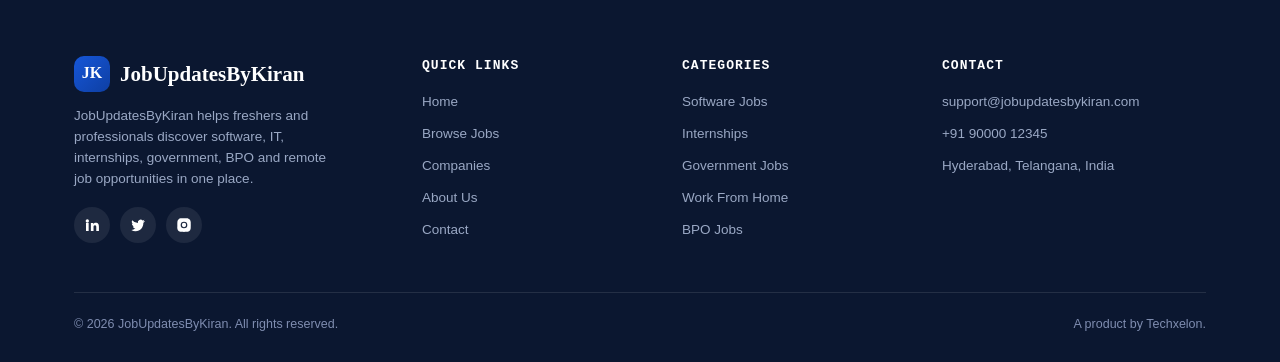
<file: job-portal/about.html>
<!DOCTYPE html>
<html lang="en">
<head>
<meta charset="UTF-8">
<meta name="viewport" content="width=device-width, initial-scale=1.0">
<title>About Us | JobUpdatesByKiran</title>
<meta name="description" content="JobLane connects job seekers with software, IT, internship, government and remote openings across India.">
<link rel="stylesheet" href="css/style.css">
<link rel="stylesheet" href="css/responsive.css">
</head>
<body data-page="about">

<div id="site-header-slot"></div>

<div class="page-band">
  <div class="container">
    <div class="breadcrumb"><a href="index.html">Home</a> / About</div>
    <span class="eyebrow">Our story</span>
    <h1>Built to get you hired, faster</h1>
    <p>JobLane started as a weekend project to fix one problem: job boards that bury real openings under noise.</p>
  </div>
</div>

<section>
  <div class="container split">
    <div>
      <span class="eyebrow">Why JobLane</span>
      <h2 style="font-family:var(--font-display); font-size:30px; margin-bottom:16px; line-height:1.3;">Every listing verified, every update automatic</h2>
      <p style="color:var(--ink-soft); font-size:15px;">We started JobLane because scrolling through outdated listings and broken apply links was wasting hours for freshers who needed that time to prepare. Every posting here is pulled from a single structured feed, so when a new role goes live, it appears across the site — home, category pages, and search — instantly and consistently.</p>
      <p style="color:var(--ink-soft); font-size:15px; margin-top:14px;">We focus heavily on the freshers segment: campus hiring drives, internships, government notifications, and entry-level tech roles that traditional boards often deprioritise.</p>

      <div class="stat-tiles">
        <div class="stat-tile"><strong id="about-stat-jobs">16+</strong><span>Live listings</span></div>
        <div class="stat-tile"><strong>50k+</strong><span>Monthly visitors</span></div>
        <div class="stat-tile"><strong>92%</strong><span>Listings under 7 days old</span></div>
      </div>
    </div>

    <div>
      <div class="value-grid" style="grid-template-columns:1fr; margin-top:0;">
        <div class="value-card">
          <div class="cat-icon">
            <svg width="20" height="20" viewBox="0 0 24 24" fill="none" stroke="currentColor" stroke-width="2"><path d="M20 6 9 17l-5-5"/></svg>
          </div>
          <h3>Verified postings</h3>
          <p>Every listing links straight to the company's own application page — no third-party forms, no spam.</p>
        </div>
        <div class="value-card">
          <div class="cat-icon">
            <svg width="20" height="20" viewBox="0 0 24 24" fill="none" stroke="currentColor" stroke-width="2"><circle cx="12" cy="12" r="9"/><path d="M12 7v5l3 3"/></svg>
          </div>
          <h3>Updated daily</h3>
          <p>New roles are reviewed and published within hours of going live on the company's careers page.</p>
        </div>
        <div class="value-card">
          <div class="cat-icon">
            <svg width="20" height="20" viewBox="0 0 24 24" fill="none" stroke="currentColor" stroke-width="2"><path d="M20 10c0 6-8 12-8 12s-8-6-8-12a8 8 0 0 1 16 0Z"/><circle cx="12" cy="10" r="3"/></svg>
          </div>
          <h3>Built for freshers</h3>
          <p>Clear qualification and experience labels so you never waste an application on a role you don't qualify for.</p>
        </div>
      </div>
    </div>
  </div>
</section>

<section style="background:var(--bg-soft); border-top:1px solid var(--line);">
  <div class="container">
    <div class="section-head">
      <div>
        <span class="eyebrow">How it works</span>
        <h2>From search to sign-off</h2>
      </div>
    </div>
    <div class="value-grid">
      <div class="value-card">
        <div class="cat-icon"><svg width="20" height="20" viewBox="0 0 24 24" fill="none" stroke="currentColor" stroke-width="2"><circle cx="11" cy="11" r="7"/><path d="m21 21-4.3-4.3"/></svg></div>
        <h3>Search & filter</h3>
        <p>Narrow thousands of roles down to the ones that match your title, location and category.</p>
      </div>
      <div class="value-card">
        <div class="cat-icon"><svg width="20" height="20" viewBox="0 0 24 24" fill="none" stroke="currentColor" stroke-width="2"><path d="M14 2H6a2 2 0 0 0-2 2v16a2 2 0 0 0 2 2h12a2 2 0 0 0 2-2V8Z"/><path d="M14 2v6h6"/></svg></div>
        <h3>Read the ticket</h3>
        <p>Each job page lays out salary, qualification, responsibilities and skills up front — no guesswork.</p>
      </div>
      <div class="value-card">
        <div class="cat-icon"><svg width="20" height="20" viewBox="0 0 24 24" fill="none" stroke="currentColor" stroke-width="2"><path d="M22 2 11 13"/><path d="M22 2 15 22l-4-9-9-4Z"/></svg></div>
        <h3>Apply direct</h3>
        <p>One click takes you to the employer's own application page — your data stays with them, not us.</p>
      </div>
    </div>
  </div>
</section>

<div id="site-footer-slot"></div>

<script src="js/jobs-fallback.js"></script>
<script src="js/partials.js"></script>
<script src="js/jobs.js"></script>
<script src="js/search.js"></script>
<script src="js/script.js"></script>
</body>
</html>
</file>
<file: css/style.css>
/* ==========================================================================
   JOB PORTAL — MAIN STYLESHEET
   Design concept: "Boarding pass for your career" — job listings are styled
   as ticket stubs (perforated divider + barcode strip) to give the familiar
   job-board layout a distinct, original identity.
   ========================================================================== */

/* -------------------- Design tokens -------------------- */
:root {
  /* Color */
  --bg: #ffffff;
  --bg-soft: #f4f7fd;
  --bg-navy: #0b1730;
  --ink: #10192e;
  --ink-soft: #5b6b85;
  --ink-faint: #93a1b8;
  --blue-100: #e3ecfc;
  --blue-300: #a9c2f2;
  --blue-600: #1656d8;
  --blue-700: #0e3fa3;
  --amber: #f2a93b;
  --amber-soft: #fdf1de;
  --line: #dfe6f4;
  --line-strong: #c4d1ea;
  --success: #1c9a6c;

  /* Type */
  --font-display: Georgia, "Iowan Old Style", "Palatino Linotype", "URW Palladio L", serif;
  --font-body: -apple-system, BlinkMacSystemFont, "Segoe UI", Roboto, Helvetica, Arial, sans-serif;
  --font-mono: ui-monospace, "SF Mono", "Cascadia Code", Menlo, Consolas, monospace;

  /* Layout */
  --container: 1180px;
  --radius-sm: 8px;
  --radius-md: 14px;
  --radius-lg: 22px;
  --shadow-sm: 0 1px 3px rgba(16, 25, 46, 0.06), 0 1px 2px rgba(16, 25, 46, 0.04);
  --shadow-md: 0 8px 24px rgba(16, 25, 46, 0.08);
  --shadow-lg: 0 20px 48px rgba(16, 25, 46, 0.14);
  --ease: cubic-bezier(0.22, 1, 0.36, 1);
}

/* -------------------- Reset -------------------- */
* { box-sizing: border-box; margin: 0; padding: 0; }
html { scroll-behavior: smooth; }
body {
  font-family: var(--font-body);
  color: var(--ink);
  background: var(--bg);
  line-height: 1.55;
  -webkit-font-smoothing: antialiased;
}
img { max-width: 100%; display: block; }
a { color: inherit; text-decoration: none; }
ul { list-style: none; }
button { font: inherit; cursor: pointer; border: none; background: none; color: inherit; }
input, select, textarea { font: inherit; color: inherit; }
:focus-visible { outline: 2px solid var(--blue-600); outline-offset: 2px; }

.container { max-width: var(--container); margin: 0 auto; padding: 0 24px; }

section { padding: 72px 0; }
.section-head {
  display: flex;
  align-items: flex-end;
  justify-content: space-between;
  gap: 16px;
  margin-bottom: 36px;
  flex-wrap: wrap;
}
.eyebrow {
  font-family: var(--font-mono);
  font-size: 12px;
  letter-spacing: 0.14em;
  text-transform: uppercase;
  color: var(--blue-600);
  font-weight: 600;
  display: block;
  margin-bottom: 10px;
}
.section-head h2 {
  font-family: var(--font-display);
  font-size: 32px;
  font-weight: 700;
  letter-spacing: -0.01em;
}
.section-sub { color: var(--ink-soft); font-size: 15px; max-width: 46ch; }
.link-more {
  font-weight: 600;
  color: var(--blue-600);
  font-size: 14px;
  white-space: nowrap;
  transition: gap .2s var(--ease);
  display: inline-flex;
  align-items: center;
  gap: 4px;
}
.link-more:hover { gap: 8px; }

/* -------------------- Buttons -------------------- */
.btn {
  display: inline-flex;
  align-items: center;
  justify-content: center;
  gap: 8px;
  padding: 12px 22px;
  border-radius: 999px;
  font-weight: 600;
  font-size: 14px;
  transition: transform .18s var(--ease), box-shadow .18s var(--ease), background .18s var(--ease), color .18s var(--ease);
  white-space: nowrap;
}
.btn-primary { background: var(--blue-600); color: #fff; box-shadow: var(--shadow-sm); }
.btn-primary:hover { background: var(--blue-700); transform: translateY(-2px); box-shadow: var(--shadow-md); }
.btn-outline { background: transparent; color: var(--blue-600); border: 1.5px solid var(--blue-300); }
.btn-outline:hover { border-color: var(--blue-600); background: var(--blue-100); }
.btn-ghost { color: var(--ink-soft); }
.btn-ghost:hover { color: var(--blue-600); }
.btn-sm { padding: 9px 16px; font-size: 13px; }
.btn-block { width: 100%; }

/* -------------------- Header -------------------- */
.site-header {
  position: sticky;
  top: 0;
  z-index: 100;
  background: rgba(255, 255, 255, 0.88);
  backdrop-filter: saturate(180%) blur(14px);
  border-bottom: 1px solid var(--line);
}
.nav {
  display: flex;
  align-items: center;
  justify-content: space-between;
  height: 76px;
  gap: 20px;
}
.brand {
  display: flex;
  align-items: center;
  gap: 10px;
  font-family: var(--font-display);
  font-size: 21px;
  font-weight: 700;
  color: var(--ink);
}
.brand-mark {
  width: 36px;
  height: 36px;
  border-radius: 10px;
  background: linear-gradient(135deg, var(--blue-600), var(--blue-700));
  display: flex;
  align-items: center;
  justify-content: center;
  color: #fff;
  font-family: var(--font-display);
  font-weight: 700;
  font-size: 16px;
  flex-shrink: 0;
}
.brand small { display: block; font-family: var(--font-mono); font-size: 10px; letter-spacing: .1em; color: var(--ink-faint); font-weight: 600; }

.nav-links { display: flex; align-items: center; gap: 4px; }
.nav-links a {
  padding: 10px 14px;
  border-radius: 999px;
  font-size: 14.5px;
  font-weight: 500;
  color: var(--ink-soft);
  transition: background .18s var(--ease), color .18s var(--ease);
}
.nav-links a:hover, .nav-links a.active { color: var(--blue-700); background: var(--blue-100); }

.nav-actions { display: flex; align-items: center; gap: 10px; }
.nav-search-toggle {
  width: 40px; height: 40px;
  border-radius: 50%;
  display: flex; align-items: center; justify-content: center;
  background: var(--bg-soft);
  color: var(--ink-soft);
  transition: background .18s var(--ease), color .18s var(--ease);
}
.nav-search-toggle:hover { background: var(--blue-100); color: var(--blue-700); }

.nav-toggle {
  display: none;
  width: 40px; height: 40px;
  border-radius: 10px;
  align-items: center; justify-content: center;
  background: var(--bg-soft);
}
.nav-toggle span, .nav-toggle span::before, .nav-toggle span::after {
  content: ""; display: block; width: 18px; height: 2px; background: var(--ink); border-radius: 2px; position: relative; transition: transform .2s var(--ease), opacity .2s var(--ease);
}
.nav-toggle span::before { position: absolute; top: -6px; }
.nav-toggle span::after { position: absolute; top: 6px; }

/* header inline search panel */
.header-search {
  max-height: 0;
  overflow: hidden;
  border-top: 1px solid transparent;
  transition: max-height .28s var(--ease), border-color .28s var(--ease);
}
.header-search.is-open { max-height: 90px; border-top-color: var(--line); }
.header-search-inner { display: flex; gap: 10px; padding: 16px 0; }
.header-search-inner input {
  flex: 1; padding: 12px 16px; border: 1.5px solid var(--line); border-radius: 999px; background: var(--bg-soft);
}
.header-search-inner input:focus { border-color: var(--blue-600); background: #fff; }

/* -------------------- Hero -------------------- */
.hero {
  position: relative;
  padding: 88px 0 96px;
  background:
    radial-gradient(680px 340px at 82% -10%, var(--blue-100), transparent 60%),
    var(--bg);
  overflow: hidden;
}
.hero-grid { display: grid; grid-template-columns: 1.05fr 0.95fr; gap: 56px; align-items: center; }
.hero-eyebrow {
  display: inline-flex; align-items: center; gap: 8px;
  font-family: var(--font-mono); font-size: 12px; letter-spacing: .1em; text-transform: uppercase;
  color: var(--blue-700); background: var(--blue-100); padding: 7px 14px; border-radius: 999px; font-weight: 600;
  margin-bottom: 22px;
}
.hero-eyebrow .dot { width: 6px; height: 6px; border-radius: 50%; background: var(--success); animation: pulse 1.8s infinite; }
@keyframes pulse { 0%,100% { opacity: 1; } 50% { opacity: .35; } }

.hero h1 {
  font-family: var(--font-display);
  font-size: clamp(36px, 4.6vw, 58px);
  line-height: 1.06;
  letter-spacing: -0.015em;
  font-weight: 700;
  margin-bottom: 20px;
}
.hero h1 em { font-style: normal; color: var(--blue-600); position: relative; }
.hero-sub { font-size: 17px; color: var(--ink-soft); max-width: 46ch; margin-bottom: 34px; }

.search-panel {
  background: #fff; border: 1px solid var(--line); border-radius: var(--radius-lg);
  box-shadow: var(--shadow-md); padding: 10px; display: flex; gap: 8px; flex-wrap: wrap;
}
.search-field { flex: 1; min-width: 180px; display: flex; align-items: center; gap: 10px; padding: 10px 14px; }
.search-field svg { flex-shrink: 0; color: var(--ink-faint); }
.search-field input { border: none; outline: none; width: 100%; font-size: 15px; background: transparent; }
.search-divider { width: 1px; background: var(--line); margin: 8px 0; }
.search-panel .btn-primary { flex-shrink: 0; }

.hero-stats { display: flex; gap: 32px; margin-top: 30px; }
.hero-stats div strong { display: block; font-family: var(--font-display); font-size: 24px; color: var(--ink); }
.hero-stats div span { font-size: 12.5px; color: var(--ink-soft); }

.hero-quick { display: flex; gap: 8px; flex-wrap: wrap; margin-top: 18px; }
.chip {
  font-size: 12.5px; font-weight: 600; padding: 7px 13px; border-radius: 999px;
  border: 1px solid var(--line); color: var(--ink-soft); transition: all .18s var(--ease);
}
.chip:hover { border-color: var(--blue-600); color: var(--blue-700); background: var(--blue-100); }

/* Hero visual: a stack of boarding-pass tickets, purely decorative */
.hero-visual { position: relative; height: 420px; }
.ticket-stack { position: absolute; inset: 0; }
.mini-ticket {
  position: absolute; width: 88%; left: 6%;
  background: #fff; border: 1px solid var(--line); border-radius: var(--radius-md);
  box-shadow: var(--shadow-lg); padding: 20px 22px; display: flex; gap: 14px; align-items: center;
  animation: floatY 6s ease-in-out infinite;
}
.mini-ticket .badge { width: 46px; height: 46px; border-radius: 10px; flex-shrink: 0; }
.mini-ticket .lines { flex: 1; }
.mini-ticket .lines b { display: block; font-size: 14.5px; margin-bottom: 4px; }
.mini-ticket .lines span { font-size: 12.5px; color: var(--ink-soft); font-family: var(--font-mono); }
.mini-ticket.t1 { top: 0; z-index: 3; animation-delay: 0s; }
.mini-ticket.t2 { top: 150px; z-index: 2; opacity: .9; animation-delay: .6s; }
.mini-ticket.t3 { top: 300px; z-index: 1; opacity: .75; animation-delay: 1.2s; }
@keyframes floatY { 0%, 100% { transform: translateY(0); } 50% { transform: translateY(-8px); } }

/* -------------------- Marquee (top companies strip) -------------------- */
.marquee-wrap { border-top: 1px solid var(--line); border-bottom: 1px solid var(--line); background: var(--bg-soft); overflow: hidden; padding: 20px 0; }
.marquee-track { display: flex; gap: 64px; width: max-content; animation: scrollX 28s linear infinite; align-items: center; }
.marquee-track span { font-family: var(--font-mono); font-size: 13px; letter-spacing: .05em; color: var(--ink-faint); font-weight: 600; text-transform: uppercase; }
@keyframes scrollX { from { transform: translateX(0); } to { transform: translateX(-50%); } }

/* -------------------- Category pills grid -------------------- */
.cat-grid { display: grid; grid-template-columns: repeat(4, 1fr); gap: 16px; }
.cat-grid.cols-3 { grid-template-columns: repeat(3, 1fr); }
.cat-card {
  background: #fff; border: 1px solid var(--line); border-radius: var(--radius-md);
  padding: 24px; transition: transform .2s var(--ease), box-shadow .2s var(--ease), border-color .2s var(--ease);
  display: flex; flex-direction: column; gap: 14px;
}
.cat-card:hover { transform: translateY(-4px); box-shadow: var(--shadow-md); border-color: var(--blue-300); }
.cat-icon {
  width: 44px; height: 44px; border-radius: 12px; background: var(--blue-100); color: var(--blue-700);
  display: flex; align-items: center; justify-content: center;
}
.cat-card h3 { font-size: 16px; font-weight: 700; }
.cat-card p { font-size: 13px; color: var(--ink-soft); }
.cat-count { font-family: var(--font-mono); font-size: 12px; color: var(--blue-600); font-weight: 600; }

/* -------------------- Job Ticket Card (signature element) -------------------- */
.job-grid { display: grid; grid-template-columns: repeat(3, 1fr); gap: 22px; }
.job-grid.list-view { grid-template-columns: 1fr; }

.ticket {
  position: relative;
  background: #fff;
  border: 1px solid var(--line);
  border-radius: var(--radius-md);
  box-shadow: var(--shadow-sm);
  display: grid;
  grid-template-columns: 1fr auto;
  overflow: hidden;
  transition: transform .22s var(--ease), box-shadow .22s var(--ease), border-color .22s var(--ease);
  opacity: 0; transform: translateY(14px);
  animation: rise .5s var(--ease) forwards;
}
@keyframes rise { to { opacity: 1; transform: translateY(0); } }
.ticket:hover { transform: translateY(-5px); box-shadow: var(--shadow-lg); border-color: var(--blue-300); }

.ticket-main { padding: 22px; display: flex; flex-direction: column; gap: 12px; min-width: 0; }
.ticket-top { display: flex; gap: 12px; align-items: flex-start; }
.ticket-logo { width: 48px; height: 48px; border-radius: 10px; flex-shrink: 0; border: 1px solid var(--line); }
.ticket-title { min-width: 0; }
.ticket-title .job-title { font-weight: 700; font-size: 15.5px; line-height: 1.35; display: block; }
.ticket-title .job-company { font-size: 13px; color: var(--ink-soft); margin-top: 2px; display: block; }

.ticket-meta { display: flex; flex-wrap: wrap; gap: 8px 16px; font-size: 12.5px; color: var(--ink-soft); font-family: var(--font-mono); }
.ticket-meta span { display: inline-flex; align-items: center; gap: 5px; }
.ticket-meta svg { flex-shrink: 0; color: var(--ink-faint); }

.ticket-desc { font-size: 13px; color: var(--ink-soft); overflow: hidden; display: -webkit-box; -webkit-line-clamp: 2; -webkit-box-orient: vertical; }

.ticket-actions { display: flex; gap: 8px; margin-top: 4px; }

/* Right-hand ticket stub — perforated + barcode */
.ticket-stub {
  width: 118px;
  border-left: 2px dashed var(--line-strong);
  background: var(--bg-soft);
  display: flex; flex-direction: column; align-items: center; justify-content: space-between;
  padding: 18px 10px;
  position: relative;
}
.ticket-stub::before, .ticket-stub::after {
  content: ""; position: absolute; left: -8px; width: 16px; height: 16px; background: var(--bg); border-radius: 50%; border: 1px solid var(--line);
}
.ticket-stub::before { top: -8px; }
.ticket-stub::after { bottom: -8px; }
.stub-label {
  font-family: var(--font-mono); font-size: 10px; letter-spacing: .08em; text-transform: uppercase;
  color: var(--blue-700); background: var(--blue-100); padding: 4px 8px; border-radius: 999px; font-weight: 700;
}
.stub-label.featured { color: #92600d; background: var(--amber-soft); }
.stub-date { font-family: var(--font-mono); font-size: 11px; color: var(--ink-faint); text-align: center; }


/* Job list-view row (jobs.html) tweaks */
.list-view .ticket { grid-template-columns: 1fr auto; }

/* -------------------- Companies -------------------- */
.company-grid { display: grid; grid-template-columns: repeat(4, 1fr); gap: 18px; }
.company-card {
  background: #fff; border: 1px solid var(--line); border-radius: var(--radius-md); padding: 26px 20px;
  display: flex; flex-direction: column; align-items: center; text-align: center; gap: 12px;
  transition: transform .2s var(--ease), box-shadow .2s var(--ease);
}
.company-card:hover { transform: translateY(-4px); box-shadow: var(--shadow-md); }
.company-card img { width: 56px; height: 56px; border-radius: 14px; }
.company-card h3 { font-size: 15px; font-weight: 700; }
.company-card .open-count { font-family: var(--font-mono); font-size: 12px; color: var(--blue-600); font-weight: 700; background: var(--blue-100); padding: 4px 10px; border-radius: 999px; }
.company-card p { font-size: 12.5px; color: var(--ink-soft); }

/* -------------------- Filters bar (jobs & categories pages) -------------------- */
.filter-bar {
  display: flex; flex-wrap: wrap; gap: 10px; align-items: center; justify-content: space-between;
  background: var(--bg-soft); border: 1px solid var(--line); border-radius: var(--radius-md);
  padding: 16px; margin-bottom: 28px;
}
.filter-group { display: flex; flex-wrap: wrap; gap: 8px; }
.filter-select {
  padding: 10px 14px; border-radius: 999px; border: 1.5px solid var(--line); background: #fff; font-size: 13.5px; font-weight: 500;
}
.filter-select:focus { border-color: var(--blue-600); }
.result-count { font-size: 13.5px; color: var(--ink-soft); }
.result-count b { color: var(--ink); }
.view-toggle { display: flex; gap: 4px; background: #fff; border: 1px solid var(--line); border-radius: 999px; padding: 3px; }
.view-toggle button { padding: 7px 12px; border-radius: 999px; font-size: 12.5px; font-weight: 600; color: var(--ink-soft); }
.view-toggle button.active { background: var(--blue-600); color: #fff; }

.empty-state { text-align: center; padding: 60px 20px; color: var(--ink-soft); }
.empty-state h3 { font-family: var(--font-display); font-size: 20px; color: var(--ink); margin-bottom: 8px; }

/* -------------------- Category page hero band -------------------- */
.page-band { background: var(--bg-soft); border-bottom: 1px solid var(--line); padding: 52px 0; }
.page-band .eyebrow { margin-bottom: 10px; }
.page-band h1 { font-family: var(--font-display); font-size: 36px; margin-bottom: 10px; }
.page-band p { color: var(--ink-soft); max-width: 60ch; }
.breadcrumb { font-size: 13px; color: var(--ink-soft); margin-bottom: 14px; font-family: var(--font-mono); }
.breadcrumb a { color: var(--blue-600); font-weight: 600; }

/* -------------------- Job details page -------------------- */
.details-grid { display: grid; grid-template-columns: 1fr 340px; gap: 32px; align-items: start; }
.details-card { background: #fff; border: 1px solid var(--line); border-radius: var(--radius-lg); box-shadow: var(--shadow-sm); padding: 32px; }
.details-header { display: flex; gap: 18px; align-items: flex-start; padding-bottom: 24px; border-bottom: 1px solid var(--line); margin-bottom: 24px; }
.details-header img { width: 68px; height: 68px; border-radius: 14px; border: 1px solid var(--line); }
.details-header h1 { font-family: var(--font-display); font-size: 26px; margin-bottom: 6px; line-height: 1.25; }
.details-header .company-name { color: var(--blue-700); font-weight: 700; font-size: 15px; }

.details-facts { display: grid; grid-template-columns: repeat(4, 1fr); gap: 16px; margin-bottom: 28px; }
.fact { background: var(--bg-soft); border-radius: var(--radius-sm); padding: 14px; }
.fact span { display: block; font-size: 11px; text-transform: uppercase; letter-spacing: .06em; color: var(--ink-soft); margin-bottom: 4px; font-family: var(--font-mono); }
.fact b { font-size: 14.5px; }

.details-card h2.block-title { font-family: var(--font-display); font-size: 19px; margin: 28px 0 12px; }
.details-card p { color: var(--ink-soft); font-size: 14.5px; }
.details-card ul.tick-list { margin-top: 6px; }
.details-card ul.tick-list li { padding-left: 22px; position: relative; font-size: 14.5px; color: var(--ink-soft); margin-bottom: 8px; }
.details-card ul.tick-list li::before { content: "→"; position: absolute; left: 0; color: var(--blue-600); font-weight: 700; }
.skill-tags { display: flex; flex-wrap: wrap; gap: 8px; margin-top: 8px; }
.skill-tags span { background: var(--blue-100); color: var(--blue-700); font-size: 12.5px; font-weight: 600; padding: 6px 12px; border-radius: 999px; }

.apply-card { background: #fff; border: 1px solid var(--line); border-radius: var(--radius-lg); box-shadow: var(--shadow-sm); padding: 26px; position: sticky; top: 96px; }
.apply-card .salary-big { font-family: var(--font-display); font-size: 26px; color: var(--blue-700); margin-bottom: 4px; }
.apply-card .salary-label { font-size: 12px; color: var(--ink-soft); margin-bottom: 18px; }
.apply-card .btn { margin-bottom: 10px; }
.apply-card .share-row { display: flex; gap: 8px; margin-top: 16px; }
.share-btn { width: 38px; height: 38px; border-radius: 50%; border: 1px solid var(--line); display: flex; align-items: center; justify-content: center; color: var(--ink-soft); transition: all .18s var(--ease); }
.share-btn:hover { border-color: var(--blue-600); color: var(--blue-600); background: var(--blue-100); }

/* -------------------- About / Contact -------------------- */
.split { display: grid; grid-template-columns: 1fr 1fr; gap: 48px; align-items: center; }
.stat-tiles { display: grid; grid-template-columns: repeat(3, 1fr); gap: 14px; margin-top: 28px; }
.stat-tile { background: var(--bg-soft); border-radius: var(--radius-md); padding: 20px; text-align: center; }
.stat-tile strong { display: block; font-family: var(--font-display); font-size: 26px; color: var(--blue-700); }
.stat-tile span { font-size: 12px; color: var(--ink-soft); }

.value-grid { display: grid; grid-template-columns: repeat(3, 1fr); gap: 18px; margin-top: 32px; }
.value-card { border: 1px solid var(--line); border-radius: var(--radius-md); padding: 24px; }
.value-card .cat-icon { margin-bottom: 14px; }
.value-card h3 { font-size: 16px; margin-bottom: 8px; }
.value-card p { font-size: 13.5px; color: var(--ink-soft); }

.contact-grid { display: grid; grid-template-columns: 0.9fr 1.1fr; gap: 40px; }
.contact-info-card { background: var(--bg-navy); color: #fff; border-radius: var(--radius-lg); padding: 34px; }
.contact-info-card h3 { font-family: var(--font-display); font-size: 22px; margin-bottom: 10px; }
.contact-info-card p { color: #b9c4dc; font-size: 14px; margin-bottom: 26px; }
.contact-row { display: flex; gap: 12px; align-items: flex-start; margin-bottom: 18px; }
.contact-row .ic { width: 38px; height: 38px; border-radius: 10px; background: rgba(255,255,255,.1); display: flex; align-items: center; justify-content: center; flex-shrink: 0; }
.contact-row b { display: block; font-size: 14px; }
.contact-row span { font-size: 13px; color: #b9c4dc; }

.form-card { background: #fff; border: 1px solid var(--line); border-radius: var(--radius-lg); padding: 32px; box-shadow: var(--shadow-sm); }
.form-row { display: grid; grid-template-columns: 1fr 1fr; gap: 16px; margin-bottom: 16px; }
.field label { display: block; font-size: 13px; font-weight: 600; margin-bottom: 7px; }
.field input, .field select, .field textarea {
  width: 100%; padding: 12px 14px; border: 1.5px solid var(--line); border-radius: var(--radius-sm); background: var(--bg-soft);
  transition: border-color .18s var(--ease), background .18s var(--ease);
}
.field input:focus, .field select:focus, .field textarea:focus { border-color: var(--blue-600); background: #fff; }
.field { margin-bottom: 16px; }
.form-note { font-size: 12.5px; color: var(--ink-soft); margin-top: 10px; }
.form-success { display: none; background: #eafaf3; border: 1px solid #b6e9d3; color: #0f6b45; padding: 14px 16px; border-radius: var(--radius-sm); font-size: 14px; margin-bottom: 16px; }
.form-success.show { display: block; }

/* -------------------- Footer -------------------- */
.site-footer { background: var(--bg-navy); color: #cfd8ec; padding: 64px 0 28px; margin-top: 40px; }
.footer-grid { display: grid; grid-template-columns: 1.4fr 1fr 1fr 1.2fr; gap: 40px; padding-bottom: 40px; border-bottom: 1px solid rgba(255,255,255,.1); }
.footer-brand .brand { color: #fff; margin-bottom: 14px; }
.footer-brand p { font-size: 13.5px; color: #9aa8c4; max-width: 34ch; }
.footer-social { display: flex; gap: 10px; margin-top: 18px; }
.footer-social a { width: 36px; height: 36px; border-radius: 50%; background: rgba(255,255,255,.08); display: flex; align-items: center; justify-content: center; transition: background .18s var(--ease); }
.footer-social a:hover { background: var(--blue-600); }
.footer-col h4 { font-size: 13px; text-transform: uppercase; letter-spacing: .08em; color: #fff; margin-bottom: 16px; font-family: var(--font-mono); }
.footer-col a, .footer-col li { display: block; font-size: 13.5px; color: #9aa8c4; margin-bottom: 11px; transition: color .18s var(--ease); }
.footer-col a:hover { color: #fff; }
.footer-bottom { display: flex; justify-content: space-between; align-items: center; padding-top: 22px; font-size: 12.5px; color: #7f8db0; flex-wrap: wrap; gap: 10px; }

/* -------------------- Misc / utility -------------------- */
.badge-new { background: var(--amber-soft); color: #92600d; font-size: 10.5px; font-weight: 700; padding: 3px 8px; border-radius: 999px; text-transform: uppercase; letter-spacing: .04em; }
.skeleton { background: linear-gradient(90deg, var(--bg-soft) 25%, var(--line) 37%, var(--bg-soft) 63%); background-size: 400% 100%; animation: shimmer 1.4s ease infinite; border-radius: var(--radius-md); }
@keyframes shimmer { 0% { background-position: 100% 0; } 100% { background-position: 0 0; } }
.skeleton-card { height: 168px; }

.reveal { opacity: 0; transform: translateY(16px); transition: opacity .6s var(--ease), transform .6s var(--ease); }
.reveal.in { opacity: 1; transform: translateY(0); }

@media (prefers-reduced-motion: reduce) {
  *, *::before, *::after { animation-duration: 0.001ms !important; animation-iteration-count: 1 !important; transition-duration: 0.001ms !important; scroll-behavior: auto !important; }
}
</file>
<file: css/responsive.css>
/* ==========================================================================
   RESPONSIVE RULES
   JobUpdatesByKiran
   Mobile-first overrides
   Loaded after style.css

   Breakpoints:
   1080px - Small desktop / large tablet
   860px  - Tablet
   620px  - Mobile
   480px  - Small mobile
   380px  - Very small mobile
   ========================================================================== */


/* ==========================================================================
   SMALL DESKTOP / LARGE TABLET
   ========================================================================== */

@media (max-width: 1080px) {

  .job-grid {
    grid-template-columns: repeat(2, 1fr);
  }

  .cat-grid,
  .cat-grid.cols-3 {
    grid-template-columns: repeat(2, 1fr);
  }

  .company-grid {
    grid-template-columns: repeat(3, 1fr);
  }

  .hero-grid {
    gap: 36px;
  }

  .details-grid {
    grid-template-columns: 1fr;
  }

  .apply-card {
    position: static;
  }

}


/* ==========================================================================
   TABLET
   ========================================================================== */

@media (max-width: 860px) {

  section {
    padding: 52px 0;
  }

  /* Hide desktop navigation */
  .nav-links {
    display: none;
  }

  /* Show hamburger */
  .nav-toggle {
    display: flex;
  }

  /* Mobile navigation menu */
  .nav-links.mobile-open {
    display: flex;
    flex-direction: column;
    position: absolute;
    top: 76px;
    left: 0;
    right: 0;

    background: #fff;

    border-bottom: 1px solid var(--line);

    padding: 10px 24px 18px;

    box-shadow: var(--shadow-md);

    gap: 2px;

    z-index: 1000;
  }

  .nav-links.mobile-open a {
    padding: 12px 14px;
  }


  /* Hero */
  .hero {
    padding: 48px 0 60px;
  }

  .hero-grid {
    grid-template-columns: 1fr;
  }

  .hero-visual {
    display: none;
  }

  .hero-stats {
    gap: 20px;
  }


  /* Search */
  .search-panel {
    flex-direction: column;
  }

  .search-divider {
    display: none;
  }

  .search-panel .btn-primary {
    width: 100%;
  }


  /* Categories */
  .cat-grid,
  .cat-grid.cols-3 {
    grid-template-columns: repeat(2, 1fr);
  }


  /* Companies */
  .company-grid {
    grid-template-columns: repeat(2, 1fr);
  }


  /* Jobs */
  .job-grid {
    grid-template-columns: 1fr;
  }


  /* Other grids */
  .split {
    grid-template-columns: 1fr;
  }

  .contact-grid {
    grid-template-columns: 1fr;
  }

  .form-row {
    grid-template-columns: 1fr;
  }

  .footer-grid {
    grid-template-columns: 1fr 1fr;
    gap: 30px;
  }

  .value-grid {
    grid-template-columns: 1fr;
  }

  .details-facts {
    grid-template-columns: repeat(2, 1fr);
  }

}


/* ==========================================================================
   MOBILE
   ========================================================================== */

@media (max-width: 620px) {

  /* Container */
  .container {
    padding-left: 18px;
    padding-right: 18px;
  }


  /* Header height */
  .nav {
    height: 66px;
    min-height: 66px;
    gap: 7px;
  }


  /* ============================================================
     BRAND
     ============================================================ */

  .brand {
    display: flex;
    align-items: center;

    min-width: 0;

    flex: 1;

    gap: 7px;

    overflow: hidden;
  }


  /* JK LOGO */
  .brand .brand-mark {
    width: 38px;
    height: 38px;

    min-width: 38px;

    display: flex;
    align-items: center;
    justify-content: center;

    flex-shrink: 0;

    font-size: 14px;
  }


  /* JOBUPDATESBYKIRAN */
  .brand span.brand-text {

    display: block !important;

    visibility: visible !important;

    opacity: 1 !important;

    min-width: 0;

    max-width: 145px;

    overflow: hidden;

    white-space: nowrap;

    text-overflow: ellipsis;

    font-size: 12px;

    line-height: 1.1;

    flex-shrink: 1;
  }


  /* JOB UPDATES subtitle */
  .brand span.brand-text small {

    display: block !important;

    margin-top: 3px;

    font-size: 6px;

    line-height: 1;

    letter-spacing: 1px;

    white-space: nowrap;
  }


  /* ============================================================
     HEADER ACTIONS
     ============================================================ */

  .nav-actions {

    display: flex;

    align-items: center;

    gap: 5px;

    flex-shrink: 0;
  }


  /* Search button */
  .nav-search-toggle {

    width: 40px;
    height: 40px;

    flex-shrink: 0;
  }


  /* Browse Jobs */
  .nav-actions .btn {

    padding: 9px 11px;

    font-size: 11px;

    white-space: nowrap;

    flex-shrink: 0;
  }


  /* Hamburger */
  .nav-toggle {

    width: 40px;
    height: 40px;

    flex-shrink: 0;
  }


  /* ============================================================
     HERO
     ============================================================ */

  .hero h1 {
    font-size: 30px;
  }

  .hero-sub {
    font-size: 15px;
  }

  .hero-stats {
    flex-wrap: wrap;
    row-gap: 14px;
  }


  /* ============================================================
     SECTION HEAD
     ============================================================ */

  .section-head {
    flex-direction: column;
    align-items: flex-start;
  }

  .section-head h2 {
    font-size: 24px;
  }


  /* ============================================================
     CATEGORIES
     ============================================================ */

  .cat-grid,
  .cat-grid.cols-3 {
    grid-template-columns: 1fr;
  }


  /* ============================================================
     COMPANIES
     ============================================================ */

  .company-grid {
    grid-template-columns: 1fr;
  }


  /* ============================================================
     TICKET
     ============================================================ */

  .ticket {
    grid-template-columns: 1fr;
  }

  .ticket-stub {

    width: 100%;

    flex-direction: row;

    justify-content: space-between;

    align-items: center;

    border-left: none;

    border-top: 2px dashed var(--line-strong);

    padding: 12px 18px;
  }

  .ticket-stub::before,
  .ticket-stub::after {

    left: auto;

    top: -8px;
  }

  .ticket-stub::before {
    left: -8px;
  }

  .ticket-stub::after {

    right: -8px;

    left: auto;
  }

  .stub-barcode {
    display: none;
  }


  /* ============================================================
     FOOTER
     ============================================================ */

  .footer-grid {

    grid-template-columns: 1fr;

    gap: 26px;
  }

  .footer-bottom {

    flex-direction: column;

    align-items: flex-start;

    gap: 8px;
  }


  /* ============================================================
     DETAILS
     ============================================================ */

  .details-header {
    flex-direction: column;
  }

  .details-facts {
    grid-template-columns: 1fr 1fr;
  }


  /* ============================================================
     FILTERS
     ============================================================ */

  .filter-bar {

    flex-direction: column;

    align-items: stretch;
  }

  .filter-group {

    flex-direction: column;
  }

  .filter-select {

    width: 100%;
  }

}


/* ==========================================================================
   SMALL MOBILE
   ========================================================================== */

@media (max-width: 480px) {

  .container {

    padding-left: 12px;

    padding-right: 12px;
  }


  /* Header */
  .nav {

    gap: 4px;
  }


  /* Logo */
  .brand {

    gap: 5px;
  }

  .brand .brand-mark {

    width: 36px;

    height: 36px;

    min-width: 36px;

    font-size: 13px;
  }


  /* Brand name */
  .brand span.brand-text {

    display: block !important;

    max-width: 125px;

    font-size: 11px;
  }


  /* Subtitle */
  .brand span.brand-text small {

    display: block !important;

    font-size: 5.5px;

    letter-spacing: .8px;
  }


  /* Search */
  .nav-search-toggle {

    width: 37px;

    height: 37px;
  }


  /* Browse */
  .nav-actions .btn {

    padding: 8px 9px;

    font-size: 10px;
  }


  /* Menu */
  .nav-toggle {

    width: 37px;

    height: 37px;
  }

}


/* ==========================================================================
   VERY SMALL MOBILE
   ========================================================================== */

@media (max-width: 380px) {

  .container {

    padding-left: 10px;

    padding-right: 10px;
  }


  .nav {

    gap: 3px;
  }


  .brand .brand-mark {

    width: 34px;

    height: 34px;

    min-width: 34px;
  }


  .brand span.brand-text {

    display: block !important;

    max-width: 105px;

    font-size: 10px;
  }


  .brand span.brand-text small {

    font-size: 5px;
  }


  .nav-search-toggle,
  .nav-toggle {

    width: 34px;

    height: 34px;
  }


  .nav-actions .btn {

    padding: 7px 7px;

    font-size: 9px;
  }

}
</file>
<file: job-portal/css/style.css>
/* ==========================================================================
   JOB PORTAL — MAIN STYLESHEET
   Design concept: "Boarding pass for your career" — job listings are styled
   as ticket stubs (perforated divider + barcode strip) to give the familiar
   job-board layout a distinct, original identity.
   ========================================================================== */

/* -------------------- Design tokens -------------------- */
:root {
  /* Color */
  --bg: #ffffff;
  --bg-soft: #f4f7fd;
  --bg-navy: #0b1730;
  --ink: #10192e;
  --ink-soft: #5b6b85;
  --ink-faint: #93a1b8;
  --blue-100: #e3ecfc;
  --blue-300: #a9c2f2;
  --blue-600: #1656d8;
  --blue-700: #0e3fa3;
  --amber: #f2a93b;
  --amber-soft: #fdf1de;
  --line: #dfe6f4;
  --line-strong: #c4d1ea;
  --success: #1c9a6c;

  /* Type */
  --font-display: Georgia, "Iowan Old Style", "Palatino Linotype", "URW Palladio L", serif;
  --font-body: -apple-system, BlinkMacSystemFont, "Segoe UI", Roboto, Helvetica, Arial, sans-serif;
  --font-mono: ui-monospace, "SF Mono", "Cascadia Code", Menlo, Consolas, monospace;

  /* Layout */
  --container: 1180px;
  --radius-sm: 8px;
  --radius-md: 14px;
  --radius-lg: 22px;
  --shadow-sm: 0 1px 3px rgba(16, 25, 46, 0.06), 0 1px 2px rgba(16, 25, 46, 0.04);
  --shadow-md: 0 8px 24px rgba(16, 25, 46, 0.08);
  --shadow-lg: 0 20px 48px rgba(16, 25, 46, 0.14);
  --ease: cubic-bezier(0.22, 1, 0.36, 1);
}

/* -------------------- Reset -------------------- */
* { box-sizing: border-box; margin: 0; padding: 0; }
html { scroll-behavior: smooth; }
body {
  font-family: var(--font-body);
  color: var(--ink);
  background: var(--bg);
  line-height: 1.55;
  -webkit-font-smoothing: antialiased;
}
img { max-width: 100%; display: block; }
a { color: inherit; text-decoration: none; }
ul { list-style: none; }
button { font: inherit; cursor: pointer; border: none; background: none; color: inherit; }
input, select, textarea { font: inherit; color: inherit; }
:focus-visible { outline: 2px solid var(--blue-600); outline-offset: 2px; }

.container { max-width: var(--container); margin: 0 auto; padding: 0 24px; }

section { padding: 72px 0; }
.section-head {
  display: flex;
  align-items: flex-end;
  justify-content: space-between;
  gap: 16px;
  margin-bottom: 36px;
  flex-wrap: wrap;
}
.eyebrow {
  font-family: var(--font-mono);
  font-size: 12px;
  letter-spacing: 0.14em;
  text-transform: uppercase;
  color: var(--blue-600);
  font-weight: 600;
  display: block;
  margin-bottom: 10px;
}
.section-head h2 {
  font-family: var(--font-display);
  font-size: 32px;
  font-weight: 700;
  letter-spacing: -0.01em;
}
.section-sub { color: var(--ink-soft); font-size: 15px; max-width: 46ch; }
.link-more {
  font-weight: 600;
  color: var(--blue-600);
  font-size: 14px;
  white-space: nowrap;
  transition: gap .2s var(--ease);
  display: inline-flex;
  align-items: center;
  gap: 4px;
}
.link-more:hover { gap: 8px; }

/* -------------------- Buttons -------------------- */
.btn {
  display: inline-flex;
  align-items: center;
  justify-content: center;
  gap: 8px;
  padding: 12px 22px;
  border-radius: 999px;
  font-weight: 600;
  font-size: 14px;
  transition: transform .18s var(--ease), box-shadow .18s var(--ease), background .18s var(--ease), color .18s var(--ease);
  white-space: nowrap;
}
.btn-primary { background: var(--blue-600); color: #fff; box-shadow: var(--shadow-sm); }
.btn-primary:hover { background: var(--blue-700); transform: translateY(-2px); box-shadow: var(--shadow-md); }
.btn-outline { background: transparent; color: var(--blue-600); border: 1.5px solid var(--blue-300); }
.btn-outline:hover { border-color: var(--blue-600); background: var(--blue-100); }
.btn-ghost { color: var(--ink-soft); }
.btn-ghost:hover { color: var(--blue-600); }
.btn-sm { padding: 9px 16px; font-size: 13px; }
.btn-block { width: 100%; }

/* -------------------- Header -------------------- */
.site-header {
  position: sticky;
  top: 0;
  z-index: 100;
  background: rgba(255, 255, 255, 0.88);
  backdrop-filter: saturate(180%) blur(14px);
  border-bottom: 1px solid var(--line);
}
.nav {
  display: flex;
  align-items: center;
  justify-content: space-between;
  height: 76px;
  gap: 20px;
}
.brand {
  display: flex;
  align-items: center;
  gap: 10px;
  font-family: var(--font-display);
  font-size: 21px;
  font-weight: 700;
  color: var(--ink);
}
.brand-mark {
  width: 36px;
  height: 36px;
  border-radius: 10px;
  background: linear-gradient(135deg, var(--blue-600), var(--blue-700));
  display: flex;
  align-items: center;
  justify-content: center;
  color: #fff;
  font-family: var(--font-display);
  font-weight: 700;
  font-size: 16px;
  flex-shrink: 0;
}
.brand small { display: block; font-family: var(--font-mono); font-size: 10px; letter-spacing: .1em; color: var(--ink-faint); font-weight: 600; }

.nav-links { display: flex; align-items: center; gap: 4px; }
.nav-links a {
  padding: 10px 14px;
  border-radius: 999px;
  font-size: 14.5px;
  font-weight: 500;
  color: var(--ink-soft);
  transition: background .18s var(--ease), color .18s var(--ease);
}
.nav-links a:hover, .nav-links a.active { color: var(--blue-700); background: var(--blue-100); }

.nav-actions { display: flex; align-items: center; gap: 10px; }
.nav-search-toggle {
  width: 40px; height: 40px;
  border-radius: 50%;
  display: flex; align-items: center; justify-content: center;
  background: var(--bg-soft);
  color: var(--ink-soft);
  transition: background .18s var(--ease), color .18s var(--ease);
}
.nav-search-toggle:hover { background: var(--blue-100); color: var(--blue-700); }

.nav-toggle {
  display: none;
  width: 40px; height: 40px;
  border-radius: 10px;
  align-items: center; justify-content: center;
  background: var(--bg-soft);
}
.nav-toggle span, .nav-toggle span::before, .nav-toggle span::after {
  content: ""; display: block; width: 18px; height: 2px; background: var(--ink); border-radius: 2px; position: relative; transition: transform .2s var(--ease), opacity .2s var(--ease);
}
.nav-toggle span::before { position: absolute; top: -6px; }
.nav-toggle span::after { position: absolute; top: 6px; }

/* header inline search panel */
.header-search {
  max-height: 0;
  overflow: hidden;
  border-top: 1px solid transparent;
  transition: max-height .28s var(--ease), border-color .28s var(--ease);
}
.header-search.is-open { max-height: 90px; border-top-color: var(--line); }
.header-search-inner { display: flex; gap: 10px; padding: 16px 0; }
.header-search-inner input {
  flex: 1; padding: 12px 16px; border: 1.5px solid var(--line); border-radius: 999px; background: var(--bg-soft);
}
.header-search-inner input:focus { border-color: var(--blue-600); background: #fff; }

/* -------------------- Hero -------------------- */
.hero {
  position: relative;
  padding: 88px 0 96px;
  background:
    radial-gradient(680px 340px at 82% -10%, var(--blue-100), transparent 60%),
    var(--bg);
  overflow: hidden;
}
.hero-grid { display: grid; grid-template-columns: 1.05fr 0.95fr; gap: 56px; align-items: center; }
.hero-eyebrow {
  display: inline-flex; align-items: center; gap: 8px;
  font-family: var(--font-mono); font-size: 12px; letter-spacing: .1em; text-transform: uppercase;
  color: var(--blue-700); background: var(--blue-100); padding: 7px 14px; border-radius: 999px; font-weight: 600;
  margin-bottom: 22px;
}
.hero-eyebrow .dot { width: 6px; height: 6px; border-radius: 50%; background: var(--success); animation: pulse 1.8s infinite; }
@keyframes pulse { 0%,100% { opacity: 1; } 50% { opacity: .35; } }

.hero h1 {
  font-family: var(--font-display);
  font-size: clamp(36px, 4.6vw, 58px);
  line-height: 1.06;
  letter-spacing: -0.015em;
  font-weight: 700;
  margin-bottom: 20px;
}
.hero h1 em { font-style: normal; color: var(--blue-600); position: relative; }
.hero-sub { font-size: 17px; color: var(--ink-soft); max-width: 46ch; margin-bottom: 34px; }

.search-panel {
  background: #fff; border: 1px solid var(--line); border-radius: var(--radius-lg);
  box-shadow: var(--shadow-md); padding: 10px; display: flex; gap: 8px; flex-wrap: wrap;
}
.search-field { flex: 1; min-width: 180px; display: flex; align-items: center; gap: 10px; padding: 10px 14px; }
.search-field svg { flex-shrink: 0; color: var(--ink-faint); }
.search-field input { border: none; outline: none; width: 100%; font-size: 15px; background: transparent; }
.search-divider { width: 1px; background: var(--line); margin: 8px 0; }
.search-panel .btn-primary { flex-shrink: 0; }

.hero-stats { display: flex; gap: 32px; margin-top: 30px; }
.hero-stats div strong { display: block; font-family: var(--font-display); font-size: 24px; color: var(--ink); }
.hero-stats div span { font-size: 12.5px; color: var(--ink-soft); }

.hero-quick { display: flex; gap: 8px; flex-wrap: wrap; margin-top: 18px; }
.chip {
  font-size: 12.5px; font-weight: 600; padding: 7px 13px; border-radius: 999px;
  border: 1px solid var(--line); color: var(--ink-soft); transition: all .18s var(--ease);
}
.chip:hover { border-color: var(--blue-600); color: var(--blue-700); background: var(--blue-100); }

/* Hero visual: a stack of boarding-pass tickets, purely decorative */
.hero-visual { position: relative; height: 420px; }
.ticket-stack { position: absolute; inset: 0; }
.mini-ticket {
  position: absolute; width: 88%; left: 6%;
  background: #fff; border: 1px solid var(--line); border-radius: var(--radius-md);
  box-shadow: var(--shadow-lg); padding: 20px 22px; display: flex; gap: 14px; align-items: center;
  animation: floatY 6s ease-in-out infinite;
}
.mini-ticket .badge { width: 46px; height: 46px; border-radius: 10px; flex-shrink: 0; }
.mini-ticket .lines { flex: 1; }
.mini-ticket .lines b { display: block; font-size: 14.5px; margin-bottom: 4px; }
.mini-ticket .lines span { font-size: 12.5px; color: var(--ink-soft); font-family: var(--font-mono); }
.mini-ticket.t1 { top: 0; z-index: 3; animation-delay: 0s; }
.mini-ticket.t2 { top: 150px; z-index: 2; opacity: .9; animation-delay: .6s; }
.mini-ticket.t3 { top: 300px; z-index: 1; opacity: .75; animation-delay: 1.2s; }
@keyframes floatY { 0%, 100% { transform: translateY(0); } 50% { transform: translateY(-8px); } }

/* -------------------- Marquee (top companies strip) -------------------- */
.marquee-wrap { border-top: 1px solid var(--line); border-bottom: 1px solid var(--line); background: var(--bg-soft); overflow: hidden; padding: 20px 0; }
.marquee-track { display: flex; gap: 64px; width: max-content; animation: scrollX 28s linear infinite; align-items: center; }
.marquee-track span { font-family: var(--font-mono); font-size: 13px; letter-spacing: .05em; color: var(--ink-faint); font-weight: 600; text-transform: uppercase; }
@keyframes scrollX { from { transform: translateX(0); } to { transform: translateX(-50%); } }

/* -------------------- Category pills grid -------------------- */
.cat-grid { display: grid; grid-template-columns: repeat(4, 1fr); gap: 16px; }
.cat-grid.cols-3 { grid-template-columns: repeat(3, 1fr); }
.cat-card {
  background: #fff; border: 1px solid var(--line); border-radius: var(--radius-md);
  padding: 24px; transition: transform .2s var(--ease), box-shadow .2s var(--ease), border-color .2s var(--ease);
  display: flex; flex-direction: column; gap: 14px;
}
.cat-card:hover { transform: translateY(-4px); box-shadow: var(--shadow-md); border-color: var(--blue-300); }
.cat-icon {
  width: 44px; height: 44px; border-radius: 12px; background: var(--blue-100); color: var(--blue-700);
  display: flex; align-items: center; justify-content: center;
}
.cat-card h3 { font-size: 16px; font-weight: 700; }
.cat-card p { font-size: 13px; color: var(--ink-soft); }
.cat-count { font-family: var(--font-mono); font-size: 12px; color: var(--blue-600); font-weight: 600; }

/* -------------------- Job Ticket Card (signature element) -------------------- */
.job-grid { display: grid; grid-template-columns: repeat(3, 1fr); gap: 22px; }
.job-grid.list-view { grid-template-columns: 1fr; }

.ticket {
  position: relative;
  background: #fff;
  border: 1px solid var(--line);
  border-radius: var(--radius-md);
  box-shadow: var(--shadow-sm);
  display: grid;
  grid-template-columns: 1fr auto;
  overflow: hidden;
  transition: transform .22s var(--ease), box-shadow .22s var(--ease), border-color .22s var(--ease);
  opacity: 0; transform: translateY(14px);
  animation: rise .5s var(--ease) forwards;
}
@keyframes rise { to { opacity: 1; transform: translateY(0); } }
.ticket:hover { transform: translateY(-5px); box-shadow: var(--shadow-lg); border-color: var(--blue-300); }

.ticket-main { padding: 22px; display: flex; flex-direction: column; gap: 12px; min-width: 0; }
.ticket-top { display: flex; gap: 12px; align-items: flex-start; }
.ticket-logo { width: 48px; height: 48px; border-radius: 10px; flex-shrink: 0; border: 1px solid var(--line); }
.ticket-title { min-width: 0; }
.ticket-title .job-title { font-weight: 700; font-size: 15.5px; line-height: 1.35; display: block; }
.ticket-title .job-company { font-size: 13px; color: var(--ink-soft); margin-top: 2px; display: block; }

.ticket-meta { display: flex; flex-wrap: wrap; gap: 8px 16px; font-size: 12.5px; color: var(--ink-soft); font-family: var(--font-mono); }
.ticket-meta span { display: inline-flex; align-items: center; gap: 5px; }
.ticket-meta svg { flex-shrink: 0; color: var(--ink-faint); }

.ticket-desc { font-size: 13px; color: var(--ink-soft); overflow: hidden; display: -webkit-box; -webkit-line-clamp: 2; -webkit-box-orient: vertical; }

.ticket-actions { display: flex; gap: 8px; margin-top: 4px; }

/* Right-hand ticket stub — perforated + barcode */
.ticket-stub {
  width: 118px;
  border-left: 2px dashed var(--line-strong);
  background: var(--bg-soft);
  display: flex; flex-direction: column; align-items: center; justify-content: space-between;
  padding: 18px 10px;
  position: relative;
}
.ticket-stub::before, .ticket-stub::after {
  content: ""; position: absolute; left: -8px; width: 16px; height: 16px; background: var(--bg); border-radius: 50%; border: 1px solid var(--line);
}
.ticket-stub::before { top: -8px; }
.ticket-stub::after { bottom: -8px; }
.stub-label {
  font-family: var(--font-mono); font-size: 10px; letter-spacing: .08em; text-transform: uppercase;
  color: var(--blue-700); background: var(--blue-100); padding: 4px 8px; border-radius: 999px; font-weight: 700;
}
.stub-label.featured { color: #92600d; background: var(--amber-soft); }
.stub-date { font-family: var(--font-mono); font-size: 11px; color: var(--ink-faint); text-align: center; }


/* Job list-view row (jobs.html) tweaks */
.list-view .ticket { grid-template-columns: 1fr auto; }

/* -------------------- Companies -------------------- */
.company-grid { display: grid; grid-template-columns: repeat(4, 1fr); gap: 18px; }
.company-card {
  background: #fff; border: 1px solid var(--line); border-radius: var(--radius-md); padding: 26px 20px;
  display: flex; flex-direction: column; align-items: center; text-align: center; gap: 12px;
  transition: transform .2s var(--ease), box-shadow .2s var(--ease);
}
.company-card:hover { transform: translateY(-4px); box-shadow: var(--shadow-md); }
.company-card img { width: 56px; height: 56px; border-radius: 14px; }
.company-card h3 { font-size: 15px; font-weight: 700; }
.company-card .open-count { font-family: var(--font-mono); font-size: 12px; color: var(--blue-600); font-weight: 700; background: var(--blue-100); padding: 4px 10px; border-radius: 999px; }
.company-card p { font-size: 12.5px; color: var(--ink-soft); }

/* -------------------- Filters bar (jobs & categories pages) -------------------- */
.filter-bar {
  display: flex; flex-wrap: wrap; gap: 10px; align-items: center; justify-content: space-between;
  background: var(--bg-soft); border: 1px solid var(--line); border-radius: var(--radius-md);
  padding: 16px; margin-bottom: 28px;
}
.filter-group { display: flex; flex-wrap: wrap; gap: 8px; }
.filter-select {
  padding: 10px 14px; border-radius: 999px; border: 1.5px solid var(--line); background: #fff; font-size: 13.5px; font-weight: 500;
}
.filter-select:focus { border-color: var(--blue-600); }
.result-count { font-size: 13.5px; color: var(--ink-soft); }
.result-count b { color: var(--ink); }
.view-toggle { display: flex; gap: 4px; background: #fff; border: 1px solid var(--line); border-radius: 999px; padding: 3px; }
.view-toggle button { padding: 7px 12px; border-radius: 999px; font-size: 12.5px; font-weight: 600; color: var(--ink-soft); }
.view-toggle button.active { background: var(--blue-600); color: #fff; }

.empty-state { text-align: center; padding: 60px 20px; color: var(--ink-soft); }
.empty-state h3 { font-family: var(--font-display); font-size: 20px; color: var(--ink); margin-bottom: 8px; }

/* -------------------- Category page hero band -------------------- */
.page-band { background: var(--bg-soft); border-bottom: 1px solid var(--line); padding: 52px 0; }
.page-band .eyebrow { margin-bottom: 10px; }
.page-band h1 { font-family: var(--font-display); font-size: 36px; margin-bottom: 10px; }
.page-band p { color: var(--ink-soft); max-width: 60ch; }
.breadcrumb { font-size: 13px; color: var(--ink-soft); margin-bottom: 14px; font-family: var(--font-mono); }
.breadcrumb a { color: var(--blue-600); font-weight: 600; }

/* -------------------- Job details page -------------------- */
.details-grid { display: grid; grid-template-columns: 1fr 340px; gap: 32px; align-items: start; }
.details-card { background: #fff; border: 1px solid var(--line); border-radius: var(--radius-lg); box-shadow: var(--shadow-sm); padding: 32px; }
.details-header { display: flex; gap: 18px; align-items: flex-start; padding-bottom: 24px; border-bottom: 1px solid var(--line); margin-bottom: 24px; }
.details-header img { width: 68px; height: 68px; border-radius: 14px; border: 1px solid var(--line); }
.details-header h1 { font-family: var(--font-display); font-size: 26px; margin-bottom: 6px; line-height: 1.25; }
.details-header .company-name { color: var(--blue-700); font-weight: 700; font-size: 15px; }

.details-facts { display: grid; grid-template-columns: repeat(4, 1fr); gap: 16px; margin-bottom: 28px; }
.fact { background: var(--bg-soft); border-radius: var(--radius-sm); padding: 14px; }
.fact span { display: block; font-size: 11px; text-transform: uppercase; letter-spacing: .06em; color: var(--ink-soft); margin-bottom: 4px; font-family: var(--font-mono); }
.fact b { font-size: 14.5px; }

.details-card h2.block-title { font-family: var(--font-display); font-size: 19px; margin: 28px 0 12px; }
.details-card p { color: var(--ink-soft); font-size: 14.5px; }
.details-card ul.tick-list { margin-top: 6px; }
.details-card ul.tick-list li { padding-left: 22px; position: relative; font-size: 14.5px; color: var(--ink-soft); margin-bottom: 8px; }
.details-card ul.tick-list li::before { content: "→"; position: absolute; left: 0; color: var(--blue-600); font-weight: 700; }
.skill-tags { display: flex; flex-wrap: wrap; gap: 8px; margin-top: 8px; }
.skill-tags span { background: var(--blue-100); color: var(--blue-700); font-size: 12.5px; font-weight: 600; padding: 6px 12px; border-radius: 999px; }

.apply-card { background: #fff; border: 1px solid var(--line); border-radius: var(--radius-lg); box-shadow: var(--shadow-sm); padding: 26px; position: sticky; top: 96px; }
.apply-card .salary-big { font-family: var(--font-display); font-size: 26px; color: var(--blue-700); margin-bottom: 4px; }
.apply-card .salary-label { font-size: 12px; color: var(--ink-soft); margin-bottom: 18px; }
.apply-card .btn { margin-bottom: 10px; }
.apply-card .share-row { display: flex; gap: 8px; margin-top: 16px; }
.share-btn { width: 38px; height: 38px; border-radius: 50%; border: 1px solid var(--line); display: flex; align-items: center; justify-content: center; color: var(--ink-soft); transition: all .18s var(--ease); }
.share-btn:hover { border-color: var(--blue-600); color: var(--blue-600); background: var(--blue-100); }

/* -------------------- About / Contact -------------------- */
.split { display: grid; grid-template-columns: 1fr 1fr; gap: 48px; align-items: center; }
.stat-tiles { display: grid; grid-template-columns: repeat(3, 1fr); gap: 14px; margin-top: 28px; }
.stat-tile { background: var(--bg-soft); border-radius: var(--radius-md); padding: 20px; text-align: center; }
.stat-tile strong { display: block; font-family: var(--font-display); font-size: 26px; color: var(--blue-700); }
.stat-tile span { font-size: 12px; color: var(--ink-soft); }

.value-grid { display: grid; grid-template-columns: repeat(3, 1fr); gap: 18px; margin-top: 32px; }
.value-card { border: 1px solid var(--line); border-radius: var(--radius-md); padding: 24px; }
.value-card .cat-icon { margin-bottom: 14px; }
.value-card h3 { font-size: 16px; margin-bottom: 8px; }
.value-card p { font-size: 13.5px; color: var(--ink-soft); }

.contact-grid { display: grid; grid-template-columns: 0.9fr 1.1fr; gap: 40px; }
.contact-info-card { background: var(--bg-navy); color: #fff; border-radius: var(--radius-lg); padding: 34px; }
.contact-info-card h3 { font-family: var(--font-display); font-size: 22px; margin-bottom: 10px; }
.contact-info-card p { color: #b9c4dc; font-size: 14px; margin-bottom: 26px; }
.contact-row { display: flex; gap: 12px; align-items: flex-start; margin-bottom: 18px; }
.contact-row .ic { width: 38px; height: 38px; border-radius: 10px; background: rgba(255,255,255,.1); display: flex; align-items: center; justify-content: center; flex-shrink: 0; }
.contact-row b { display: block; font-size: 14px; }
.contact-row span { font-size: 13px; color: #b9c4dc; }

.form-card { background: #fff; border: 1px solid var(--line); border-radius: var(--radius-lg); padding: 32px; box-shadow: var(--shadow-sm); }
.form-row { display: grid; grid-template-columns: 1fr 1fr; gap: 16px; margin-bottom: 16px; }
.field label { display: block; font-size: 13px; font-weight: 600; margin-bottom: 7px; }
.field input, .field select, .field textarea {
  width: 100%; padding: 12px 14px; border: 1.5px solid var(--line); border-radius: var(--radius-sm); background: var(--bg-soft);
  transition: border-color .18s var(--ease), background .18s var(--ease);
}
.field input:focus, .field select:focus, .field textarea:focus { border-color: var(--blue-600); background: #fff; }
.field { margin-bottom: 16px; }
.form-note { font-size: 12.5px; color: var(--ink-soft); margin-top: 10px; }
.form-success { display: none; background: #eafaf3; border: 1px solid #b6e9d3; color: #0f6b45; padding: 14px 16px; border-radius: var(--radius-sm); font-size: 14px; margin-bottom: 16px; }
.form-success.show { display: block; }

/* -------------------- Footer -------------------- */
.site-footer { background: var(--bg-navy); color: #cfd8ec; padding: 64px 0 28px; margin-top: 40px; }
.footer-grid { display: grid; grid-template-columns: 1.4fr 1fr 1fr 1.2fr; gap: 40px; padding-bottom: 40px; border-bottom: 1px solid rgba(255,255,255,.1); }
.footer-brand .brand { color: #fff; margin-bottom: 14px; }
.footer-brand p { font-size: 13.5px; color: #9aa8c4; max-width: 34ch; }
.footer-social { display: flex; gap: 10px; margin-top: 18px; }
.footer-social a { width: 36px; height: 36px; border-radius: 50%; background: rgba(255,255,255,.08); display: flex; align-items: center; justify-content: center; transition: background .18s var(--ease); }
.footer-social a:hover { background: var(--blue-600); }
.footer-col h4 { font-size: 13px; text-transform: uppercase; letter-spacing: .08em; color: #fff; margin-bottom: 16px; font-family: var(--font-mono); }
.footer-col a, .footer-col li { display: block; font-size: 13.5px; color: #9aa8c4; margin-bottom: 11px; transition: color .18s var(--ease); }
.footer-col a:hover { color: #fff; }
.footer-bottom { display: flex; justify-content: space-between; align-items: center; padding-top: 22px; font-size: 12.5px; color: #7f8db0; flex-wrap: wrap; gap: 10px; }

/* -------------------- Misc / utility -------------------- */
.badge-new { background: var(--amber-soft); color: #92600d; font-size: 10.5px; font-weight: 700; padding: 3px 8px; border-radius: 999px; text-transform: uppercase; letter-spacing: .04em; }
.skeleton { background: linear-gradient(90deg, var(--bg-soft) 25%, var(--line) 37%, var(--bg-soft) 63%); background-size: 400% 100%; animation: shimmer 1.4s ease infinite; border-radius: var(--radius-md); }
@keyframes shimmer { 0% { background-position: 100% 0; } 100% { background-position: 0 0; } }
.skeleton-card { height: 168px; }

.reveal { opacity: 0; transform: translateY(16px); transition: opacity .6s var(--ease), transform .6s var(--ease); }
.reveal.in { opacity: 1; transform: translateY(0); }

@media (prefers-reduced-motion: reduce) {
  *, *::before, *::after { animation-duration: 0.001ms !important; animation-iteration-count: 1 !important; transition-duration: 0.001ms !important; scroll-behavior: auto !important; }
}
</file>
<file: job-portal/css/responsive.css>
/* ==========================================================================
   RESPONSIVE RULES
   JobUpdatesByKiran
   Mobile-first overrides
   Loaded after style.css

   Breakpoints:
   1080px - Small desktop / large tablet
   860px  - Tablet
   620px  - Mobile
   480px  - Small mobile
   380px  - Very small mobile
   ========================================================================== */


/* ==========================================================================
   SMALL DESKTOP / LARGE TABLET
   ========================================================================== */

@media (max-width: 1080px) {

  .job-grid {
    grid-template-columns: repeat(2, 1fr);
  }

  .cat-grid,
  .cat-grid.cols-3 {
    grid-template-columns: repeat(2, 1fr);
  }

  .company-grid {
    grid-template-columns: repeat(3, 1fr);
  }

  .hero-grid {
    gap: 36px;
  }

  .details-grid {
    grid-template-columns: 1fr;
  }

  .apply-card {
    position: static;
  }

}


/* ==========================================================================
   TABLET
   ========================================================================== */

@media (max-width: 860px) {

  section {
    padding: 52px 0;
  }

  /* Hide desktop navigation */
  .nav-links {
    display: none;
  }

  /* Show hamburger */
  .nav-toggle {
    display: flex;
  }

  /* Mobile navigation menu */
  .nav-links.mobile-open {
    display: flex;
    flex-direction: column;
    position: absolute;
    top: 76px;
    left: 0;
    right: 0;

    background: #fff;

    border-bottom: 1px solid var(--line);

    padding: 10px 24px 18px;

    box-shadow: var(--shadow-md);

    gap: 2px;

    z-index: 1000;
  }

  .nav-links.mobile-open a {
    padding: 12px 14px;
  }


  /* Hero */
  .hero {
    padding: 48px 0 60px;
  }

  .hero-grid {
    grid-template-columns: 1fr;
  }

  .hero-visual {
    display: none;
  }

  .hero-stats {
    gap: 20px;
  }


  /* Search */
  .search-panel {
    flex-direction: column;
  }

  .search-divider {
    display: none;
  }

  .search-panel .btn-primary {
    width: 100%;
  }


  /* Categories */
  .cat-grid,
  .cat-grid.cols-3 {
    grid-template-columns: repeat(2, 1fr);
  }


  /* Companies */
  .company-grid {
    grid-template-columns: repeat(2, 1fr);
  }


  /* Jobs */
  .job-grid {
    grid-template-columns: 1fr;
  }


  /* Other grids */
  .split {
    grid-template-columns: 1fr;
  }

  .contact-grid {
    grid-template-columns: 1fr;
  }

  .form-row {
    grid-template-columns: 1fr;
  }

  .footer-grid {
    grid-template-columns: 1fr 1fr;
    gap: 30px;
  }

  .value-grid {
    grid-template-columns: 1fr;
  }

  .details-facts {
    grid-template-columns: repeat(2, 1fr);
  }

}


/* ==========================================================================
   MOBILE
   ========================================================================== */

@media (max-width: 620px) {

  /* Container */
  .container {
    padding-left: 18px;
    padding-right: 18px;
  }


  /* Header height */
  .nav {
    height: 66px;
    min-height: 66px;
    gap: 7px;
  }


  /* ============================================================
     BRAND
     ============================================================ */

  .brand {
    display: flex;
    align-items: center;

    min-width: 0;

    flex: 1;

    gap: 7px;

    overflow: hidden;
  }


  /* JK LOGO */
  .brand .brand-mark {
    width: 38px;
    height: 38px;

    min-width: 38px;

    display: flex;
    align-items: center;
    justify-content: center;

    flex-shrink: 0;

    font-size: 14px;
  }


  /* JOBUPDATESBYKIRAN */
  .brand span.brand-text {

    display: block !important;

    visibility: visible !important;

    opacity: 1 !important;

    min-width: 0;

    max-width: 145px;

    overflow: hidden;

    white-space: nowrap;

    text-overflow: ellipsis;

    font-size: 12px;

    line-height: 1.1;

    flex-shrink: 1;
  }


  /* JOB UPDATES subtitle */
  .brand span.brand-text small {

    display: block !important;

    margin-top: 3px;

    font-size: 6px;

    line-height: 1;

    letter-spacing: 1px;

    white-space: nowrap;
  }


  /* ============================================================
     HEADER ACTIONS
     ============================================================ */

  .nav-actions {

    display: flex;

    align-items: center;

    gap: 5px;

    flex-shrink: 0;
  }


  /* Search button */
  .nav-search-toggle {

    width: 40px;
    height: 40px;

    flex-shrink: 0;
  }


  /* Browse Jobs */
  .nav-actions .btn {

    padding: 9px 11px;

    font-size: 11px;

    white-space: nowrap;

    flex-shrink: 0;
  }


  /* Hamburger */
  .nav-toggle {

    width: 40px;
    height: 40px;

    flex-shrink: 0;
  }


  /* ============================================================
     HERO
     ============================================================ */

  .hero h1 {
    font-size: 30px;
  }

  .hero-sub {
    font-size: 15px;
  }

  .hero-stats {
    flex-wrap: wrap;
    row-gap: 14px;
  }


  /* ============================================================
     SECTION HEAD
     ============================================================ */

  .section-head {
    flex-direction: column;
    align-items: flex-start;
  }

  .section-head h2 {
    font-size: 24px;
  }


  /* ============================================================
     CATEGORIES
     ============================================================ */

  .cat-grid,
  .cat-grid.cols-3 {
    grid-template-columns: 1fr;
  }


  /* ============================================================
     COMPANIES
     ============================================================ */

  .company-grid {
    grid-template-columns: 1fr;
  }


  /* ============================================================
     TICKET
     ============================================================ */

  .ticket {
    grid-template-columns: 1fr;
  }

  .ticket-stub {

    width: 100%;

    flex-direction: row;

    justify-content: space-between;

    align-items: center;

    border-left: none;

    border-top: 2px dashed var(--line-strong);

    padding: 12px 18px;
  }

  .ticket-stub::before,
  .ticket-stub::after {

    left: auto;

    top: -8px;
  }

  .ticket-stub::before {
    left: -8px;
  }

  .ticket-stub::after {

    right: -8px;

    left: auto;
  }

  .stub-barcode {
    display: none;
  }


  /* ============================================================
     FOOTER
     ============================================================ */

  .footer-grid {

    grid-template-columns: 1fr;

    gap: 26px;
  }

  .footer-bottom {

    flex-direction: column;

    align-items: flex-start;

    gap: 8px;
  }


  /* ============================================================
     DETAILS
     ============================================================ */

  .details-header {
    flex-direction: column;
  }

  .details-facts {
    grid-template-columns: 1fr 1fr;
  }


  /* ============================================================
     FILTERS
     ============================================================ */

  .filter-bar {

    flex-direction: column;

    align-items: stretch;
  }

  .filter-group {

    flex-direction: column;
  }

  .filter-select {

    width: 100%;
  }

}


/* ==========================================================================
   SMALL MOBILE
   ========================================================================== */

@media (max-width: 480px) {

  .container {

    padding-left: 12px;

    padding-right: 12px;
  }


  /* Header */
  .nav {

    gap: 4px;
  }


  /* Logo */
  .brand {

    gap: 5px;
  }

  .brand .brand-mark {

    width: 36px;

    height: 36px;

    min-width: 36px;

    font-size: 13px;
  }


  /* Brand name */
  .brand span.brand-text {

    display: block !important;

    max-width: 125px;

    font-size: 11px;
  }


  /* Subtitle */
  .brand span.brand-text small {

    display: block !important;

    font-size: 5.5px;

    letter-spacing: .8px;
  }


  /* Search */
  .nav-search-toggle {

    width: 37px;

    height: 37px;
  }


  /* Browse */
  .nav-actions .btn {

    padding: 8px 9px;

    font-size: 10px;
  }


  /* Menu */
  .nav-toggle {

    width: 37px;

    height: 37px;
  }

}


/* ==========================================================================
   VERY SMALL MOBILE
   ========================================================================== */

@media (max-width: 380px) {

  .container {

    padding-left: 10px;

    padding-right: 10px;
  }


  .nav {

    gap: 3px;
  }


  .brand .brand-mark {

    width: 34px;

    height: 34px;

    min-width: 34px;
  }


  .brand span.brand-text {

    display: block !important;

    max-width: 105px;

    font-size: 10px;
  }


  .brand span.brand-text small {

    font-size: 5px;
  }


  .nav-search-toggle,
  .nav-toggle {

    width: 34px;

    height: 34px;
  }


  .nav-actions .btn {

    padding: 7px 7px;

    font-size: 9px;
  }

}
</file>
